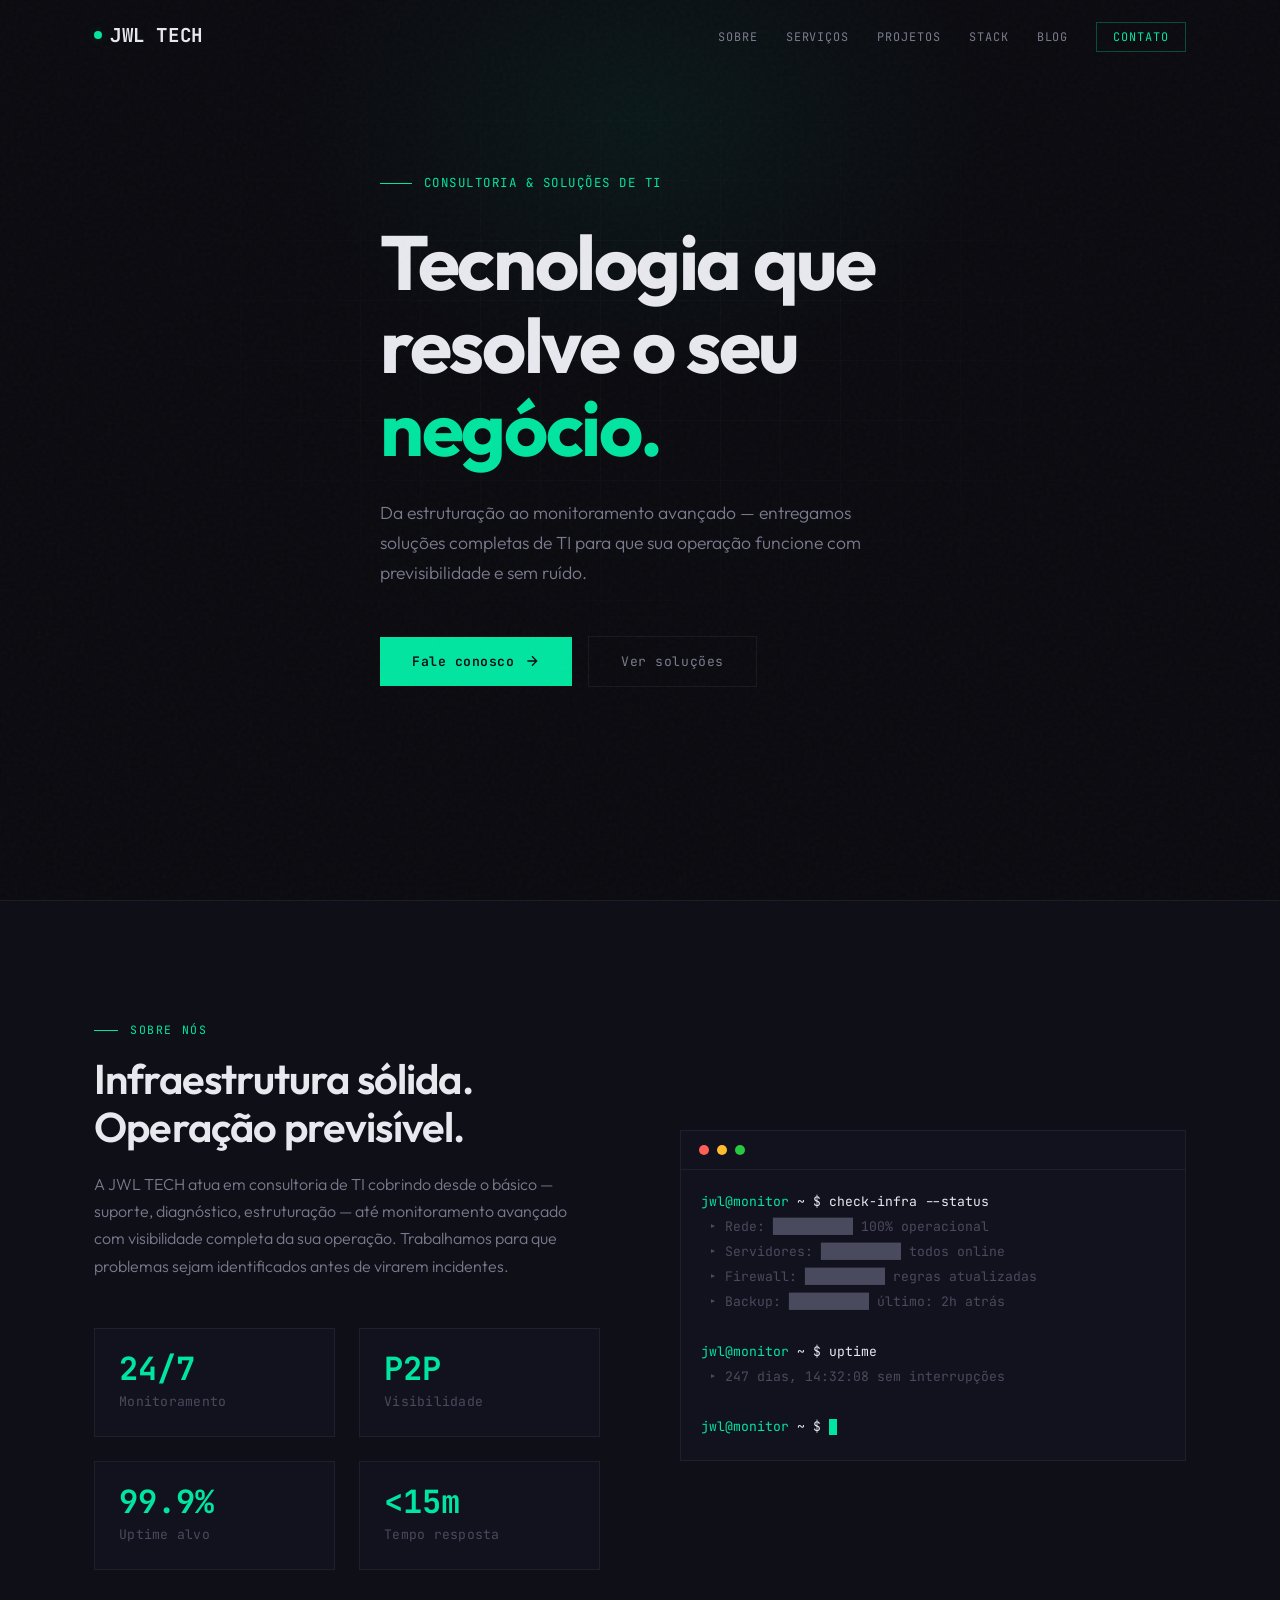
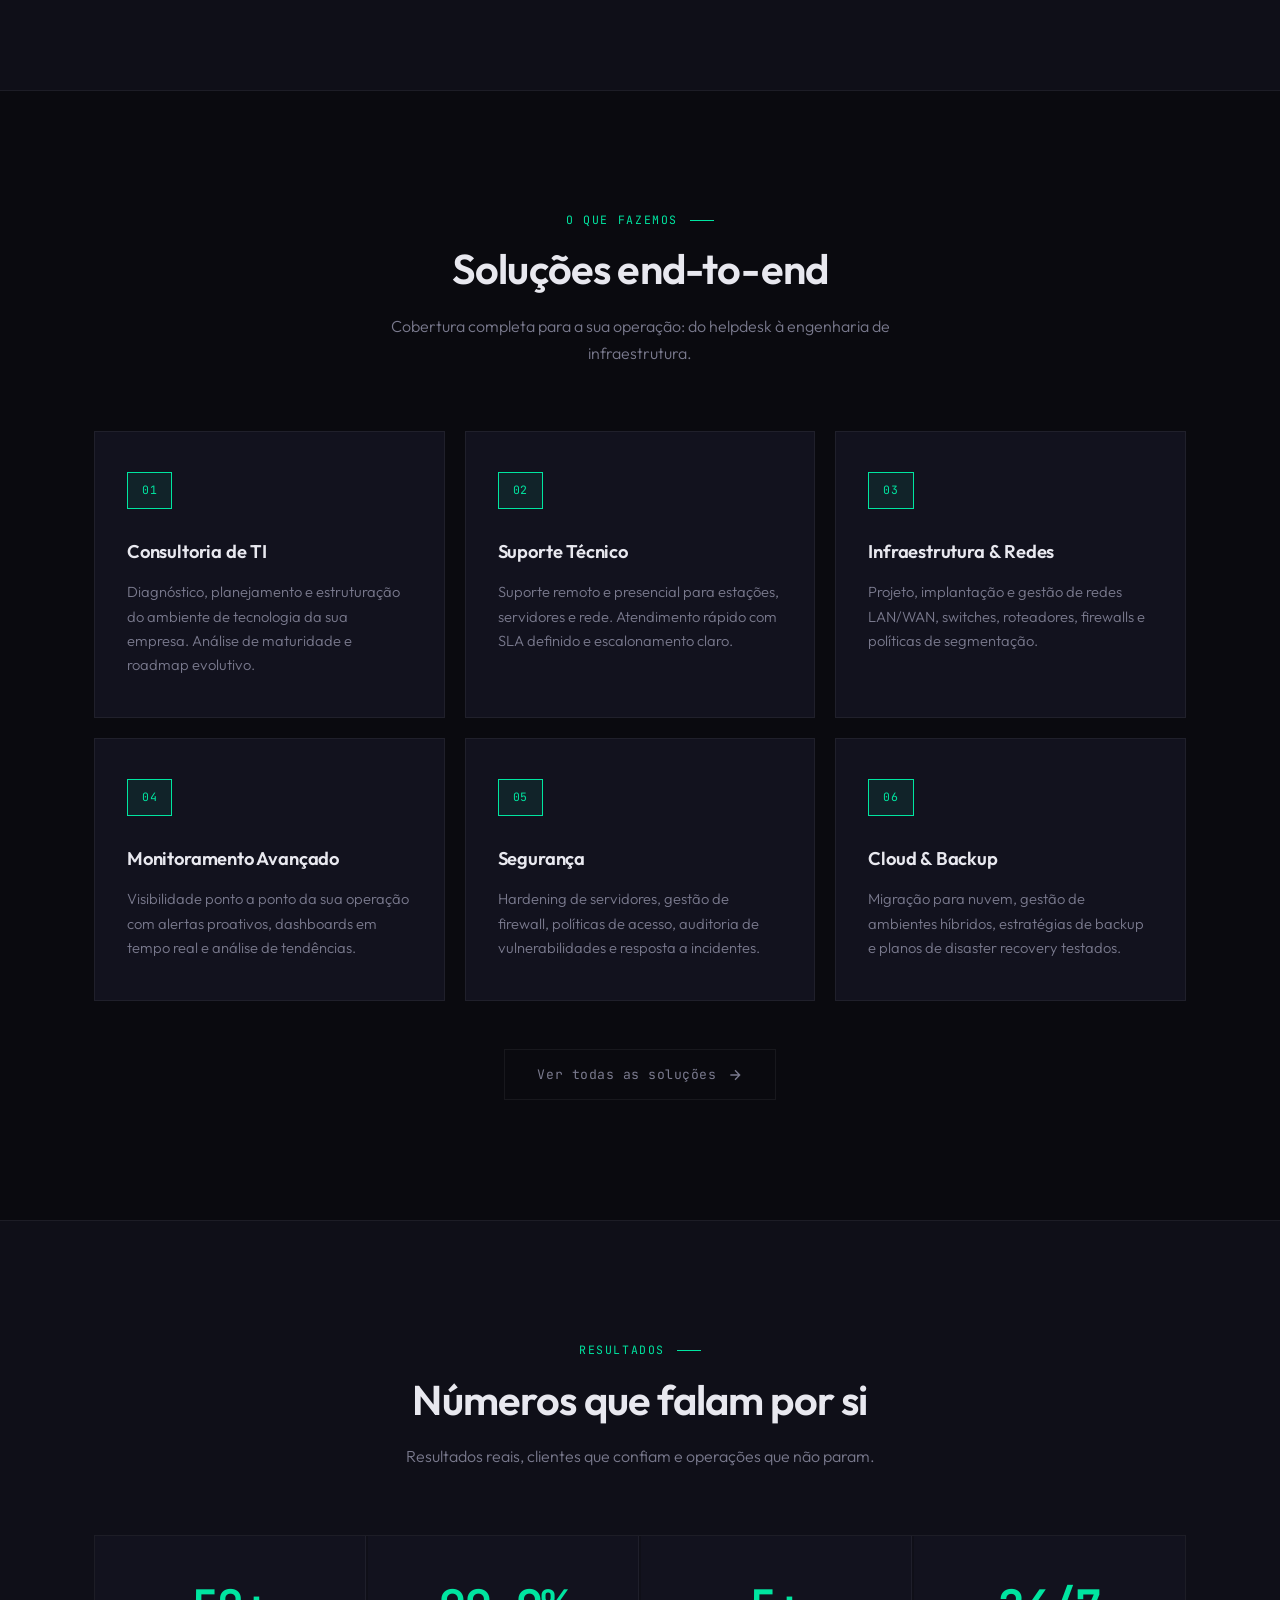
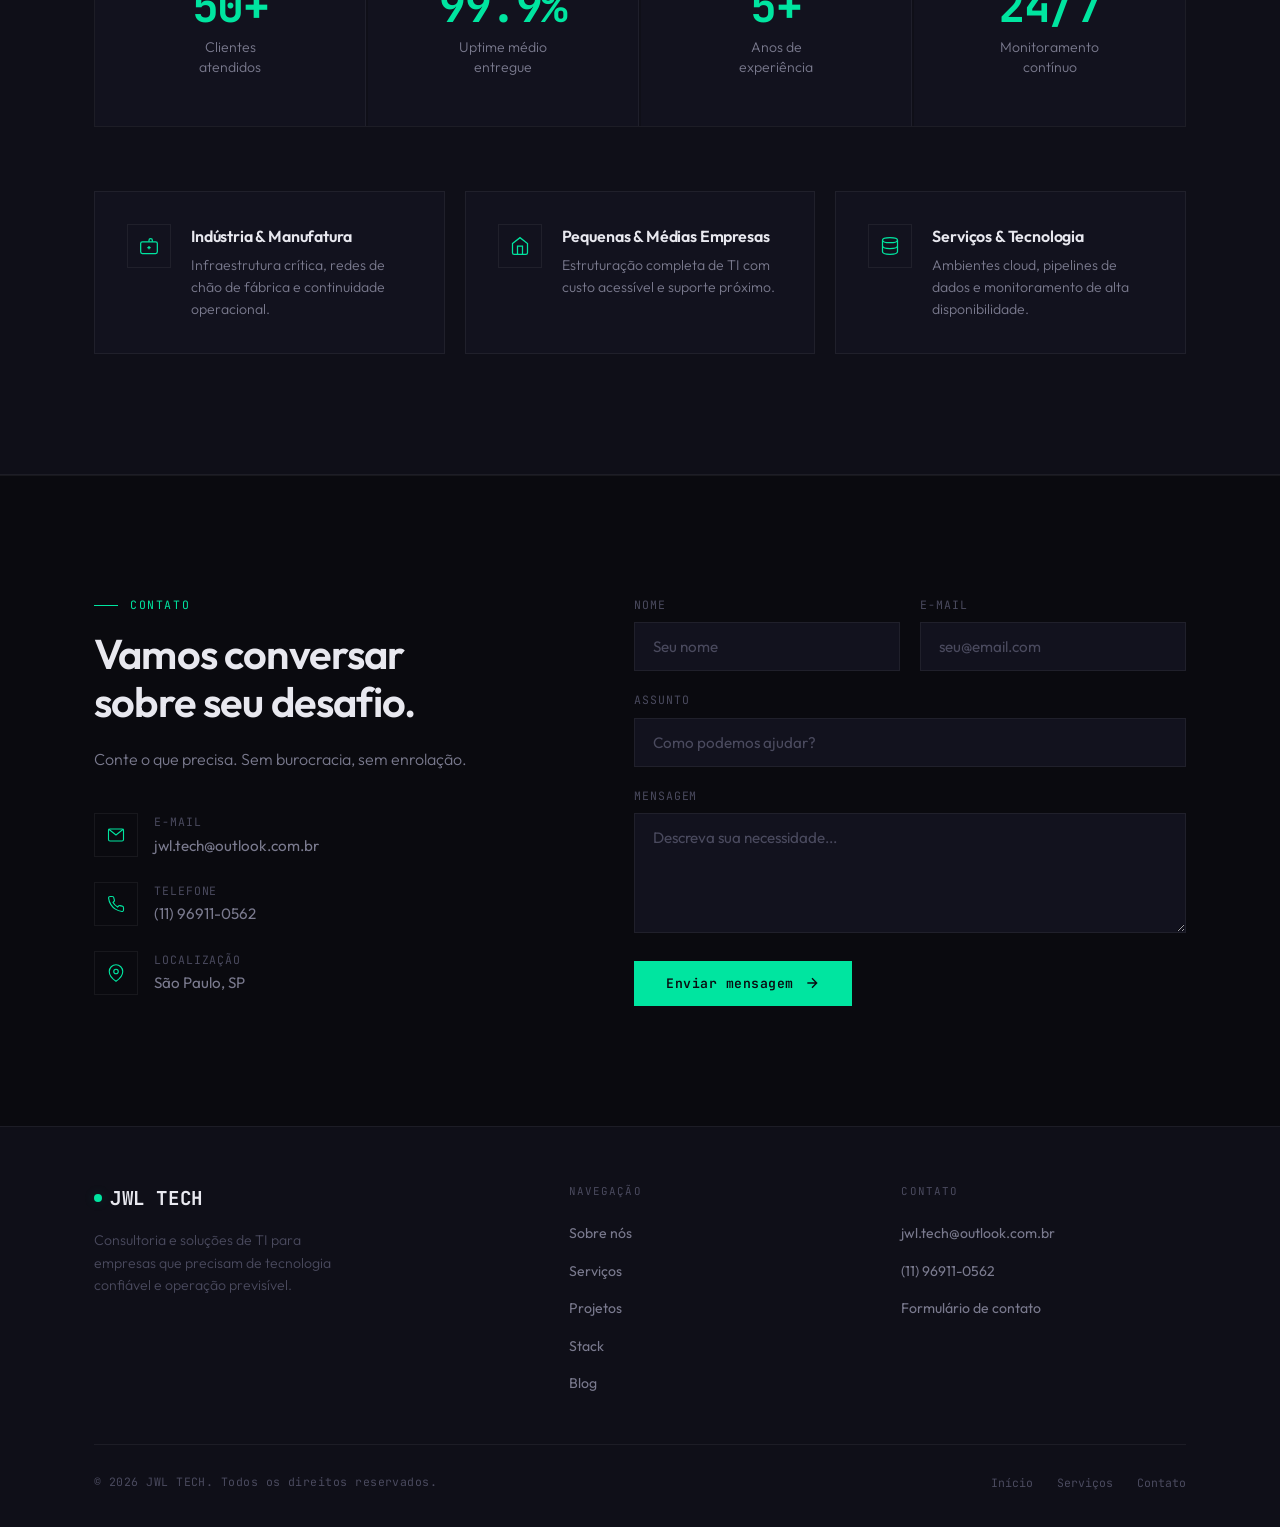
<file: index.html>
<!DOCTYPE html>
<html lang="pt-BR">
<head>
    <meta charset="UTF-8">
    <meta name="viewport" content="width=device-width, initial-scale=1.0">
    <title>JWL TECH — Consultoria de TI</title>
    <link rel="preconnect" href="https://fonts.googleapis.com">
    <link rel="preconnect" href="https://fonts.gstatic.com" crossorigin>
    <link href="https://fonts.googleapis.com/css2?family=JetBrains+Mono:wght@300;400;500;700&family=Outfit:wght@300;400;500;600;700&display=swap" rel="stylesheet">
    <link rel="stylesheet" href="css/style.css">
    <style>
        /* ═══════════════════════════════════════
           HERO
        ═══════════════════════════════════════ */
        .hero {
            min-height: 100vh;
            display: flex;
            align-items: center;
            position: relative;
            padding-top: 80px;
        }

        .hero-grid-bg {
            position: absolute;
            inset: 0;
            background-image:
                linear-gradient(rgba(255,255,255,0.02) 1px, transparent 1px),
                linear-gradient(90deg, rgba(255,255,255,0.02) 1px, transparent 1px);
            background-size: 60px 60px;
            mask-image: radial-gradient(ellipse 70% 60% at 50% 40%, black 20%, transparent 70%);
            -webkit-mask-image: radial-gradient(ellipse 70% 60% at 50% 40%, black 20%, transparent 70%);
        }

        .hero-glow {
            position: absolute;
            top: -20%;
            left: 50%;
            transform: translateX(-50%);
            width: 800px;
            height: 600px;
            background: radial-gradient(ellipse, var(--accent-glow) 0%, transparent 60%);
            pointer-events: none;
            opacity: 0.4;
        }

        .hero-content {
            position: relative;
            z-index: 1;
        }

        .hero-tag {
            font-family: var(--font-mono);
            font-size: 0.78rem;
            color: var(--accent);
            letter-spacing: 0.12em;
            text-transform: uppercase;
            margin-bottom: 28px;
            display: flex;
            align-items: center;
            gap: 12px;
            opacity: 0;
            animation: fadeUp 0.8s var(--ease-out) 0.2s forwards;
        }

        .hero-tag::before {
            content: '';
            width: 32px;
            height: 1px;
            background: var(--accent);
        }

        .hero-title {
            font-size: clamp(2.8rem, 6vw, 4.8rem);
            font-weight: 700;
            line-height: 1.08;
            letter-spacing: -0.03em;
            margin-bottom: 28px;
            opacity: 0;
            animation: fadeUp 0.8s var(--ease-out) 0.4s forwards;
        }

        .hero-title .highlight {
            color: var(--accent);
            position: relative;
        }

        .hero-desc {
            font-size: 1.1rem;
            color: var(--text-secondary);
            max-width: 520px;
            line-height: 1.7;
            margin-bottom: 48px;
            font-weight: 300;
            opacity: 0;
            animation: fadeUp 0.8s var(--ease-out) 0.6s forwards;
        }

        .hero-actions {
            display: flex;
            gap: 16px;
            align-items: center;
            opacity: 0;
            animation: fadeUp 0.8s var(--ease-out) 0.8s forwards;
        }

        /* ═══════════════════════════════════════
           SOBRE
        ═══════════════════════════════════════ */
        .about {
            background: var(--bg-secondary);
            border-top: 1px solid var(--border);
            border-bottom: 1px solid var(--border);
        }

        .about-grid {
            display: grid;
            grid-template-columns: 1fr 1fr;
            gap: 80px;
            align-items: center;
        }

        .about-stats {
            display: grid;
            grid-template-columns: 1fr 1fr;
            gap: 24px;
            margin-top: 48px;
        }

        .stat-card {
            padding: 24px;
            border: 1px solid var(--border);
            background: var(--bg-card);
            transition: all 0.3s ease;
        }

        .stat-card:hover {
            border-color: var(--border-hover);
            background: var(--bg-card-hover);
        }

        .stat-number {
            font-family: var(--font-mono);
            font-size: 2rem;
            font-weight: 700;
            color: var(--accent);
            line-height: 1;
            margin-bottom: 6px;
        }

        .stat-label {
            font-size: 0.82rem;
            color: var(--text-muted);
            font-family: var(--font-mono);
            letter-spacing: 0.02em;
        }

        .about-visual {
            position: relative;
            display: flex;
            align-items: center;
            justify-content: center;
        }

        /* ═══════════════════════════════════════
           SERVIÇOS
        ═══════════════════════════════════════ */
        .services-header {
            text-align: center;
            margin-bottom: 64px;
        }

        .services-header .section-label {
            justify-content: center;
        }

        .services-header .section-label::before { display: none; }
        .services-header .section-label::after {
            content: '';
            width: 24px;
            height: 1px;
            background: var(--accent);
        }

        .services-header .section-desc {
            margin: 0 auto;
        }

        .services-grid {
            display: grid;
            grid-template-columns: repeat(3, 1fr);
            gap: 20px;
        }

        .service-card {
            padding: 40px 32px;
            border: 1px solid var(--border);
            background: var(--bg-card);
            transition: all 0.4s var(--ease-out);
            position: relative;
            overflow: hidden;
        }

        .service-card::before {
            content: '';
            position: absolute;
            top: 0;
            left: 0;
            right: 0;
            height: 1px;
            background: linear-gradient(90deg, transparent, var(--accent), transparent);
            opacity: 0;
            transition: opacity 0.4s ease;
        }

        .service-card:hover {
            border-color: var(--border-hover);
            background: var(--bg-card-hover);
            transform: translateY(-4px);
        }

        .service-card:hover::before { opacity: 1; }

        .service-icon {
            font-family: var(--font-mono);
            font-size: 0.72rem;
            color: var(--accent);
            padding: 8px 14px;
            border: 1px solid var(--accent);
            display: inline-block;
            margin-bottom: 28px;
            letter-spacing: 0.06em;
            background: var(--accent-dim);
        }

        .service-card h3 {
            font-size: 1.15rem;
            font-weight: 600;
            margin-bottom: 14px;
            letter-spacing: -0.01em;
        }

        .service-card p {
            font-size: 0.92rem;
            color: var(--text-secondary);
            line-height: 1.65;
            font-weight: 300;
        }

        .services-footer {
            text-align: center;
            margin-top: 48px;
        }

        /* ═══════════════════════════════════════
           CASES & NÚMEROS
        ═══════════════════════════════════════ */
        .cases {
            background: var(--bg-secondary);
            border-top: 1px solid var(--border);
            border-bottom: 1px solid var(--border);
        }

        .cases-header {
            text-align: center;
            margin-bottom: 64px;
        }

        .cases-header .section-label {
            justify-content: center;
        }

        .cases-header .section-label::before { display: none; }
        .cases-header .section-label::after {
            content: '';
            width: 24px;
            height: 1px;
            background: var(--accent);
        }

        .cases-header .section-desc {
            margin: 0 auto;
        }

        .cases-numbers {
            display: grid;
            grid-template-columns: repeat(4, 1fr);
            gap: 2px;
            margin-bottom: 64px;
            border: 1px solid var(--border);
        }

        .cases-number-item {
            padding: 48px 32px;
            text-align: center;
            border-right: 1px solid var(--border);
            background: var(--bg-card);
            transition: background 0.3s ease;
        }

        .cases-number-item:last-child { border-right: none; }

        .cases-number-item:hover { background: var(--bg-card-hover); }

        .cases-number-value {
            font-family: var(--font-mono);
            font-size: 2.8rem;
            font-weight: 700;
            color: var(--accent);
            line-height: 1;
            margin-bottom: 10px;
            letter-spacing: -0.03em;
        }

        .cases-number-label {
            font-size: 0.88rem;
            color: var(--text-secondary);
            font-weight: 300;
            line-height: 1.4;
        }

        /* Logos / segmentos placeholder */
        .cases-segments {
            display: grid;
            grid-template-columns: repeat(3, 1fr);
            gap: 20px;
        }

        .segment-card {
            padding: 32px;
            border: 1px solid var(--border);
            background: var(--bg-card);
            transition: all 0.3s ease;
            display: flex;
            align-items: flex-start;
            gap: 20px;
        }

        .segment-card:hover {
            border-color: var(--border-hover);
            background: var(--bg-card-hover);
        }

        .segment-icon {
            width: 44px;
            height: 44px;
            border: 1px solid var(--border);
            display: flex;
            align-items: center;
            justify-content: center;
            flex-shrink: 0;
            color: var(--accent);
        }

        .segment-content h4 {
            font-size: 1rem;
            font-weight: 600;
            margin-bottom: 6px;
            letter-spacing: -0.01em;
        }

        .segment-content p {
            font-size: 0.88rem;
            color: var(--text-secondary);
            line-height: 1.55;
            font-weight: 300;
        }

        /* ═══════════════════════════════════════
           CONTATO
        ═══════════════════════════════════════ */
        .contact {
            border-top: 1px solid var(--border);
        }

        .contact-grid {
            display: grid;
            grid-template-columns: 1fr 1.2fr;
            gap: 80px;
            align-items: start;
        }

        .contact-info-list {
            margin-top: 40px;
            display: flex;
            flex-direction: column;
            gap: 24px;
        }

        .contact-item {
            display: flex;
            align-items: center;
            gap: 16px;
        }

        .contact-item-icon {
            width: 44px;
            height: 44px;
            border: 1px solid var(--border);
            display: flex;
            align-items: center;
            justify-content: center;
            flex-shrink: 0;
            color: var(--accent);
            font-size: 1rem;
        }

        .contact-item-text span {
            display: block;
            font-size: 0.72rem;
            font-family: var(--font-mono);
            color: var(--text-muted);
            text-transform: uppercase;
            letter-spacing: 0.08em;
            margin-bottom: 2px;
        }

        .contact-item-text p {
            color: var(--text-secondary);
            font-size: 0.95rem;
        }

        .form-group { margin-bottom: 20px; }

        .form-label {
            display: block;
            font-family: var(--font-mono);
            font-size: 0.72rem;
            color: var(--text-muted);
            text-transform: uppercase;
            letter-spacing: 0.08em;
            margin-bottom: 8px;
        }

        .form-input,
        .form-textarea {
            width: 100%;
            padding: 14px 18px;
            background: var(--bg-card);
            border: 1px solid var(--border);
            color: var(--text-primary);
            font-family: var(--font-display);
            font-size: 0.95rem;
            outline: none;
            transition: border-color 0.3s ease;
        }

        .form-input:focus,
        .form-textarea:focus {
            border-color: var(--accent);
            box-shadow: 0 0 0 3px var(--accent-dim);
        }

        .form-input::placeholder,
        .form-textarea::placeholder { color: var(--text-muted); }

        .form-textarea {
            resize: vertical;
            min-height: 120px;
        }

        .form-row {
            display: grid;
            grid-template-columns: 1fr 1fr;
            gap: 20px;
        }

        /* ═══════════════════════════════════════
           RESPONSIVE
        ═══════════════════════════════════════ */
        @media (max-width: 968px) {
            .about-grid {
                grid-template-columns: 1fr;
                gap: 48px;
            }

            .services-grid {
                grid-template-columns: 1fr 1fr;
            }

            .cases-numbers {
                grid-template-columns: repeat(2, 1fr);
            }

            .cases-number-item:nth-child(2) { border-right: none; }
            .cases-number-item:nth-child(3) { border-top: 1px solid var(--border); }

            .cases-segments {
                grid-template-columns: 1fr 1fr;
            }

            .contact-grid {
                grid-template-columns: 1fr;
                gap: 48px;
            }
        }

        @media (max-width: 640px) {
            .services-grid { grid-template-columns: 1fr; }
            .cases-numbers { grid-template-columns: 1fr 1fr; }
            .cases-segments { grid-template-columns: 1fr; }
            .about-stats { grid-template-columns: 1fr 1fr; }
            .form-row { grid-template-columns: 1fr; }

            .hero-actions {
                flex-direction: column;
                align-items: flex-start;
            }
        }
    </style>
</head>
<body>

    <!-- ═══ NAVBAR ═══ -->
    <nav class="navbar" id="navbar">
        <div class="container">
            <a href="index.html" class="logo">
                <span class="logo-dot"></span>
                JWL TECH
            </a>
            <ul class="nav-links" id="navLinks">
                <li><a href="#sobre">Sobre</a></li>
                <li><a href="servicos.html">Serviços</a></li>
                <li><a href="projetos.html">Projetos</a></li>
                <li><a href="stack.html">Stack</a></li>
                <li><a href="blog.html">Blog</a></li>
                <li class="nav-cta"><a href="#contato">Contato</a></li>
            </ul>
            <button class="menu-toggle" id="menuToggle" aria-label="Menu">
                <span></span>
                <span></span>
                <span></span>
            </button>
        </div>
    </nav>

    <!-- ═══ HERO ═══ -->
    <section class="hero" id="hero">
        <div class="hero-grid-bg"></div>
        <div class="hero-glow"></div>
        <div class="container">
            <div class="hero-content">
                <p class="hero-tag">Consultoria &amp; Soluções de TI</p>
                <h1 class="hero-title">
                    Tecnologia que<br>
                    resolve o seu<br>
                    <span class="highlight">negócio.</span>
                </h1>
                <p class="hero-desc">
                    Da estruturação ao monitoramento avançado — entregamos soluções
                    completas de TI para que sua operação funcione com previsibilidade
                    e sem ruído.
                </p>
                <div class="hero-actions">
                    <a href="#contato" class="btn btn-primary">
                        Fale conosco
                        <svg width="16" height="16" viewBox="0 0 24 24" fill="none" stroke="currentColor" stroke-width="2"><path d="M5 12h14M12 5l7 7-7 7"/></svg>
                    </a>
                    <a href="#servicos" class="btn btn-ghost">Ver soluções</a>
                </div>
            </div>
        </div>
    </section>

    <!-- ═══ SOBRE ═══ -->
    <section class="about" id="sobre">
        <div class="container">
            <div class="about-grid">
                <div class="reveal">
                    <p class="section-label">Sobre nós</p>
                    <h2 class="section-title">Infraestrutura sólida.<br>Operação previsível.</h2>
                    <p class="section-desc">
                        A JWL TECH atua em consultoria de TI cobrindo desde o
                        básico — suporte, diagnóstico, estruturação — até
                        monitoramento avançado com visibilidade completa da sua
                        operação. Trabalhamos para que problemas sejam
                        identificados antes de virarem incidentes.
                    </p>
                    <div class="about-stats">
                        <div class="stat-card">
                            <div class="stat-number">24/7</div>
                            <div class="stat-label">Monitoramento</div>
                        </div>
                        <div class="stat-card">
                            <div class="stat-number">P2P</div>
                            <div class="stat-label">Visibilidade</div>
                        </div>
                        <div class="stat-card">
                            <div class="stat-number">99.9%</div>
                            <div class="stat-label">Uptime alvo</div>
                        </div>
                        <div class="stat-card">
                            <div class="stat-number">&lt;15m</div>
                            <div class="stat-label">Tempo resposta</div>
                        </div>
                    </div>
                </div>
                <div class="about-visual reveal">
                    <div class="terminal-window">
                        <div class="terminal-header">
                            <div class="terminal-dot"></div>
                            <div class="terminal-dot"></div>
                            <div class="terminal-dot"></div>
                        </div>
                        <div class="terminal-body">
                            <div><span class="prompt">jwl@monitor</span> <span class="cmd">~ $ check-infra --status</span></div>
                            <div class="output">▸ Rede: ██████████ 100% operacional</div>
                            <div class="output">▸ Servidores: ██████████ todos online</div>
                            <div class="output">▸ Firewall: ██████████ regras atualizadas</div>
                            <div class="output">▸ Backup: ██████████ último: 2h atrás</div>
                            <br>
                            <div><span class="prompt">jwl@monitor</span> <span class="cmd">~ $ uptime</span></div>
                            <div class="output">▸ 247 dias, 14:32:08 sem interrupções</div>
                            <br>
                            <div><span class="prompt">jwl@monitor</span> <span class="cmd">~ $ </span><span class="terminal-cursor"></span></div>
                        </div>
                    </div>
                </div>
            </div>
        </div>
    </section>

    <!-- ═══ SERVIÇOS ═══ -->
    <section class="services" id="servicos">
        <div class="container">
            <div class="services-header reveal">
                <p class="section-label">O que fazemos</p>
                <h2 class="section-title">Soluções end-to-end</h2>
                <p class="section-desc">
                    Cobertura completa para a sua operação: do helpdesk à engenharia de infraestrutura.
                </p>
            </div>
            <div class="services-grid">
                <div class="service-card reveal">
                    <div class="service-icon">01</div>
                    <h3>Consultoria de TI</h3>
                    <p>Diagnóstico, planejamento e estruturação do ambiente de tecnologia da sua empresa. Análise de maturidade e roadmap evolutivo.</p>
                </div>
                <div class="service-card reveal">
                    <div class="service-icon">02</div>
                    <h3>Suporte Técnico</h3>
                    <p>Suporte remoto e presencial para estações, servidores e rede. Atendimento rápido com SLA definido e escalonamento claro.</p>
                </div>
                <div class="service-card reveal">
                    <div class="service-icon">03</div>
                    <h3>Infraestrutura & Redes</h3>
                    <p>Projeto, implantação e gestão de redes LAN/WAN, switches, roteadores, firewalls e políticas de segmentação.</p>
                </div>
                <div class="service-card reveal">
                    <div class="service-icon">04</div>
                    <h3>Monitoramento Avançado</h3>
                    <p>Visibilidade ponto a ponto da sua operação com alertas proativos, dashboards em tempo real e análise de tendências.</p>
                </div>
                <div class="service-card reveal">
                    <div class="service-icon">05</div>
                    <h3>Segurança</h3>
                    <p>Hardening de servidores, gestão de firewall, políticas de acesso, auditoria de vulnerabilidades e resposta a incidentes.</p>
                </div>
                <div class="service-card reveal">
                    <div class="service-icon">06</div>
                    <h3>Cloud & Backup</h3>
                    <p>Migração para nuvem, gestão de ambientes híbridos, estratégias de backup e planos de disaster recovery testados.</p>
                </div>
            </div>
            <div class="services-footer reveal">
                <a href="servicos.html" class="btn btn-ghost">
                    Ver todas as soluções
                    <svg width="16" height="16" viewBox="0 0 24 24" fill="none" stroke="currentColor" stroke-width="2"><path d="M5 12h14M12 5l7 7-7 7"/></svg>
                </a>
            </div>
        </div>
    </section>

    <!-- ═══ CASES & NÚMEROS ═══ -->
    <section class="cases" id="cases">
        <div class="container">
            <div class="cases-header reveal">
                <p class="section-label">Resultados</p>
                <h2 class="section-title">Números que falam por si</h2>
                <p class="section-desc">
                    Resultados reais, clientes que confiam e operações que não param.
                </p>
            </div>

            <div class="cases-numbers reveal">
                <div class="cases-number-item">
                    <div class="cases-number-value">50+</div>
                    <div class="cases-number-label">Clientes<br>atendidos</div>
                </div>
                <div class="cases-number-item">
                    <div class="cases-number-value">99.9%</div>
                    <div class="cases-number-label">Uptime médio<br>entregue</div>
                </div>
                <div class="cases-number-item">
                    <div class="cases-number-value">5+</div>
                    <div class="cases-number-label">Anos de<br>experiência</div>
                </div>
                <div class="cases-number-item">
                    <div class="cases-number-value">24/7</div>
                    <div class="cases-number-label">Monitoramento<br>contínuo</div>
                </div>
            </div>

            <!-- Segmentos atendidos — adicione logos/cases reais aqui -->
            <div class="cases-segments">
                <div class="segment-card reveal">
                    <div class="segment-icon">
                        <svg width="20" height="20" viewBox="0 0 24 24" fill="none" stroke="currentColor" stroke-width="1.5"><rect x="2" y="7" width="20" height="14" rx="2"/><path d="M16 7V5a2 2 0 0 0-4 0v2M12 12v4M10 14h4"/></svg>
                    </div>
                    <div class="segment-content">
                        <h4>Indústria & Manufatura</h4>
                        <p>Infraestrutura crítica, redes de chão de fábrica e continuidade operacional.</p>
                    </div>
                </div>
                <div class="segment-card reveal">
                    <div class="segment-icon">
                        <svg width="20" height="20" viewBox="0 0 24 24" fill="none" stroke="currentColor" stroke-width="1.5"><path d="M3 9l9-7 9 7v11a2 2 0 0 1-2 2H5a2 2 0 0 1-2-2z"/><polyline points="9 22 9 12 15 12 15 22"/></svg>
                    </div>
                    <div class="segment-content">
                        <h4>Pequenas & Médias Empresas</h4>
                        <p>Estruturação completa de TI com custo acessível e suporte próximo.</p>
                    </div>
                </div>
                <div class="segment-card reveal">
                    <div class="segment-icon">
                        <svg width="20" height="20" viewBox="0 0 24 24" fill="none" stroke="currentColor" stroke-width="1.5"><ellipse cx="12" cy="5" rx="9" ry="3"/><path d="M21 12c0 1.66-4 3-9 3s-9-1.34-9-3"/><path d="M3 5v14c0 1.66 4 3 9 3s9-1.34 9-3V5"/></svg>
                    </div>
                    <div class="segment-content">
                        <h4>Serviços & Tecnologia</h4>
                        <p>Ambientes cloud, pipelines de dados e monitoramento de alta disponibilidade.</p>
                    </div>
                </div>
            </div>
        </div>
    </section>

    <!-- ═══ CONTATO ═══ -->
    <section class="contact" id="contato">
        <div class="container">
            <div class="contact-grid">
                <div class="reveal">
                    <p class="section-label">Contato</p>
                    <h2 class="section-title">Vamos conversar<br>sobre seu desafio.</h2>
                    <p class="section-desc">
                        Conte o que precisa. Sem burocracia, sem enrolação.
                    </p>
                    <div class="contact-info-list">
                        <div class="contact-item">
                            <div class="contact-item-icon">
                                <svg width="18" height="18" viewBox="0 0 24 24" fill="none" stroke="currentColor" stroke-width="1.5"><rect x="2" y="4" width="20" height="16" rx="2"/><path d="m22 4-10 8L2 4"/></svg>
                            </div>
                            <div class="contact-item-text">
                                <span>E-mail</span>
                                <p>jwl.tech@outlook.com.br</p>
                            </div>
                        </div>
                        <div class="contact-item">
                            <div class="contact-item-icon">
                                <svg width="18" height="18" viewBox="0 0 24 24" fill="none" stroke="currentColor" stroke-width="1.5"><path d="M22 16.92v3a2 2 0 0 1-2.18 2 19.79 19.79 0 0 1-8.63-3.07 19.5 19.5 0 0 1-6-6 19.79 19.79 0 0 1-3.07-8.67A2 2 0 0 1 4.11 2h3a2 2 0 0 1 2 1.72c.127.96.361 1.903.7 2.81a2 2 0 0 1-.45 2.11L8.09 9.91a16 16 0 0 0 6 6l1.27-1.27a2 2 0 0 1 2.11-.45c.907.339 1.85.573 2.81.7A2 2 0 0 1 22 16.92z"/></svg>
                            </div>
                            <div class="contact-item-text">
                                <span>Telefone</span>
                                <p>(11) 96911-0562</p>
                            </div>
                        </div>
                        <div class="contact-item">
                            <div class="contact-item-icon">
                                <svg width="18" height="18" viewBox="0 0 24 24" fill="none" stroke="currentColor" stroke-width="1.5"><path d="M21 10c0 7-9 13-9 13s-9-6-9-13a9 9 0 0 1 18 0z"/><circle cx="12" cy="10" r="3"/></svg>
                            </div>
                            <div class="contact-item-text">
                                <span>Localização</span>
                                <p>São Paulo, SP</p>
                            </div>
                        </div>
                    </div>
                </div>
                <div class="reveal">
                    <div class="form-group form-row">
                        <div>
                            <label class="form-label" for="name">Nome</label>
                            <input type="text" id="name" class="form-input" placeholder="Seu nome">
                        </div>
                        <div>
                            <label class="form-label" for="email">E-mail</label>
                            <input type="email" id="email" class="form-input" placeholder="seu@email.com">
                        </div>
                    </div>
                    <div class="form-group">
                        <label class="form-label" for="subject">Assunto</label>
                        <input type="text" id="subject" class="form-input" placeholder="Como podemos ajudar?">
                    </div>
                    <div class="form-group">
                        <label class="form-label" for="message">Mensagem</label>
                        <textarea id="message" class="form-textarea" placeholder="Descreva sua necessidade..."></textarea>
                    </div>
                    <button type="button" class="btn btn-primary" id="submitBtn">
                        Enviar mensagem
                        <svg width="16" height="16" viewBox="0 0 24 24" fill="none" stroke="currentColor" stroke-width="2"><path d="M5 12h14M12 5l7 7-7 7"/></svg>
                    </button>
                </div>
            </div>
        </div>
    </section>

    <!-- ═══ FOOTER ═══ -->
    <footer class="footer">
        <div class="container">
            <div class="footer-grid">
                <div class="footer-brand">
                    <a href="index.html" class="logo">
                        <span class="logo-dot"></span>
                        JWL TECH
                    </a>
                    <p>Consultoria e soluções de TI para empresas que precisam de tecnologia confiável e operação previsível.</p>
                </div>
                <div>
                    <p class="footer-col-title">Navegação</p>
                    <ul class="footer-col-links">
                        <li><a href="#sobre">Sobre nós</a></li>
                        <li><a href="servicos.html">Serviços</a></li>
                        <li><a href="projetos.html">Projetos</a></li>
                        <li><a href="stack.html">Stack</a></li>
                        <li><a href="blog.html">Blog</a></li>
                    </ul>
                </div>
                <div>
                    <p class="footer-col-title">Contato</p>
                    <ul class="footer-col-links">
                        <li><a href="mailto:jwl.tech@outlook.com.br">jwl.tech@outlook.com.br</a></li>
                        <li><a href="tel:+5511969110562">(11) 96911-0562</a></li>
                        <li><a href="#contato">Formulário de contato</a></li>
                    </ul>
                </div>
            </div>
            <div class="footer-bottom">
                <p class="footer-text">© 2026 JWL TECH. Todos os direitos reservados.</p>
                <ul class="footer-bottom-links">
                    <li><a href="index.html">Início</a></li>
                    <li><a href="servicos.html">Serviços</a></li>
                    <li><a href="#contato">Contato</a></li>
                </ul>
            </div>
        </div>
    </footer>

    <!-- ═══ JAVASCRIPT ═══ -->
    <script src="js/main.js"></script>
    <script>
        // Form submit
        document.getElementById('submitBtn').addEventListener('click', async () => {
            const name = document.getElementById('name').value.trim();
            const email = document.getElementById('email').value.trim();
            const subject = document.getElementById('subject').value.trim();
            const message = document.getElementById('message').value.trim();
            const btn = document.getElementById('submitBtn');

            if (!name || !email || !message) {
                alert('Por favor, preencha os campos obrigatórios.');
                return;
            }

            btn.disabled = true;
            btn.textContent = 'Enviando...';

            try {
                const res = await fetch('https://n8n.artjason.com/webhook/contact-form', {
                    method: 'POST',
                    headers: { 'Content-Type': 'application/json' },
                    body: JSON.stringify({ name, email, subject, message })
                });

                if (res.ok) {
                    alert('Mensagem enviada! Entraremos em contato em breve.');
                    document.getElementById('name').value = '';
                    document.getElementById('email').value = '';
                    document.getElementById('subject').value = '';
                    document.getElementById('message').value = '';
                } else {
                    alert('Erro ao enviar. Tente novamente.');
                }
            } catch (e) {
                alert('Erro ao enviar. Verifique sua conexão.');
            } finally {
                btn.disabled = false;
                btn.innerHTML = 'Enviar mensagem <svg width="16" height="16" viewBox="0 0 24 24" fill="none" stroke="currentColor" stroke-width="2"><path d="M5 12h14M12 5l7 7-7 7"/></svg>';
            }
        });
    </script>
</body>
</html>
</file>
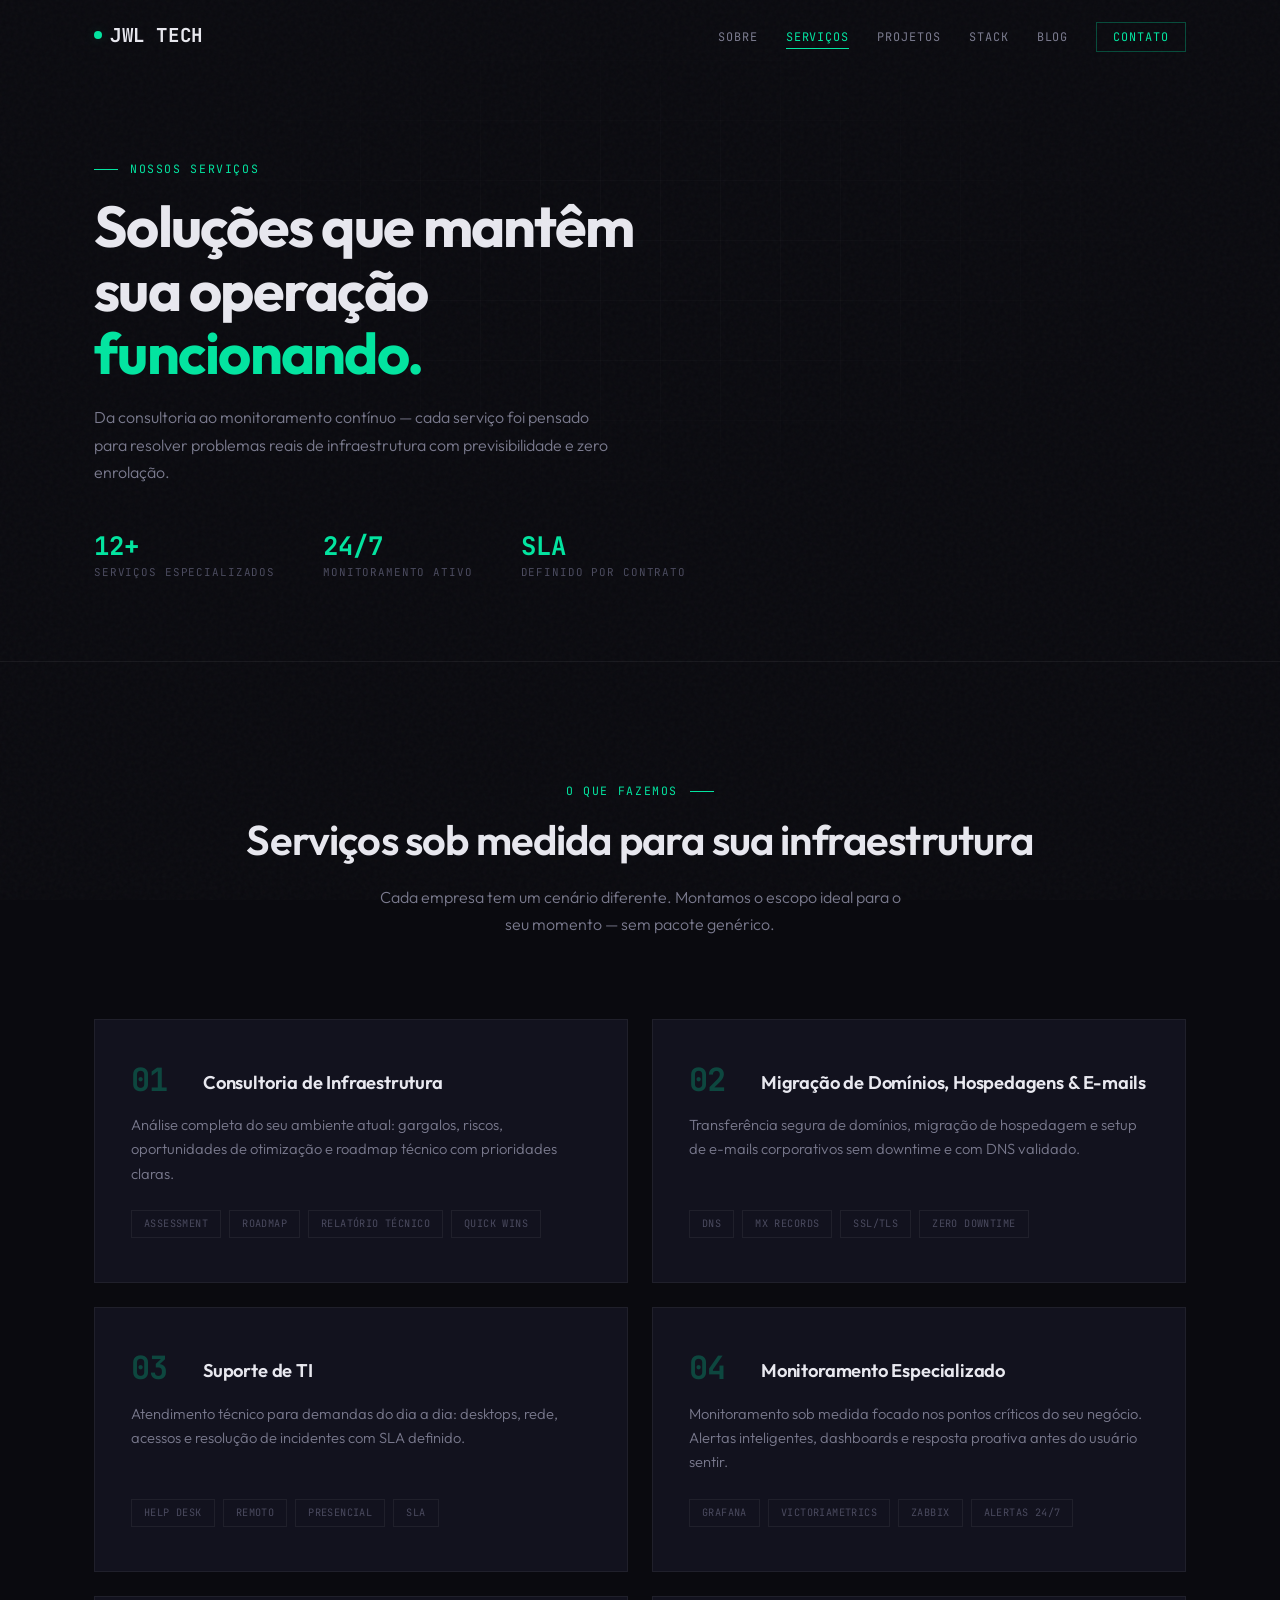
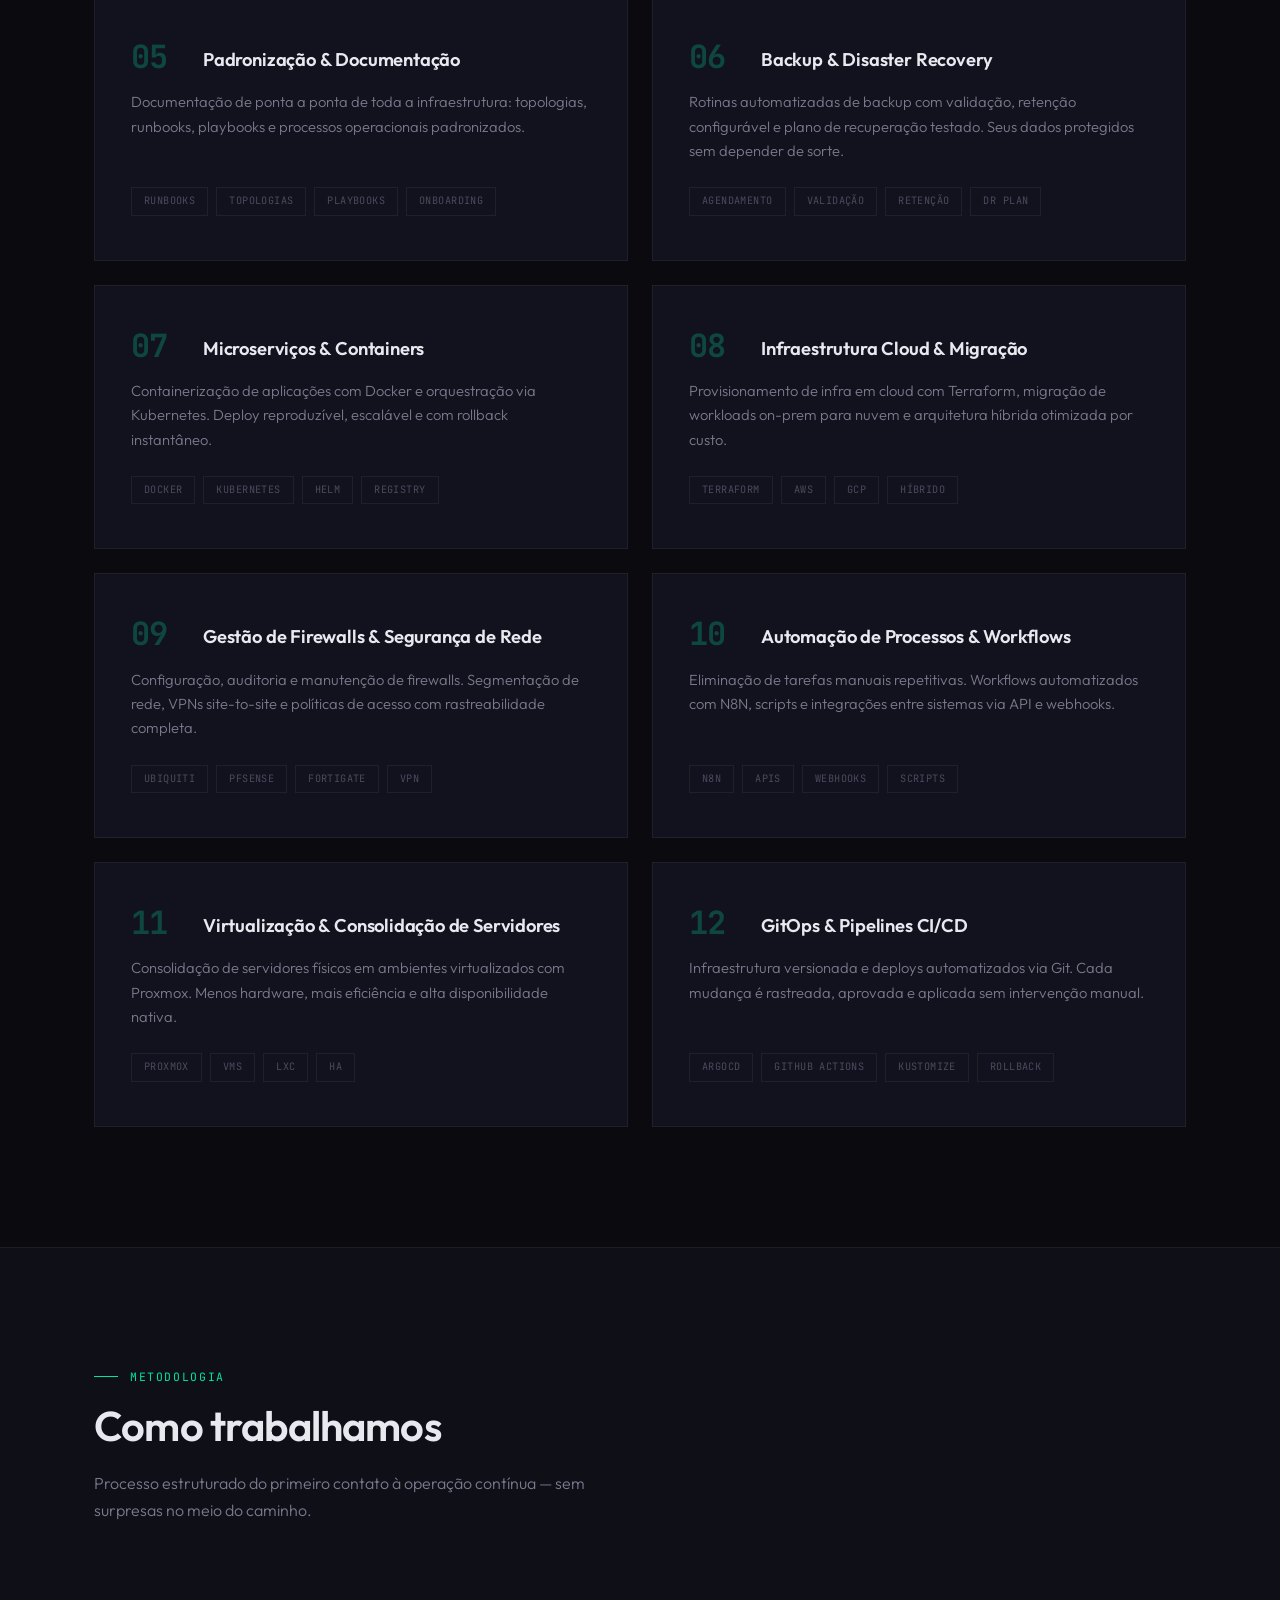
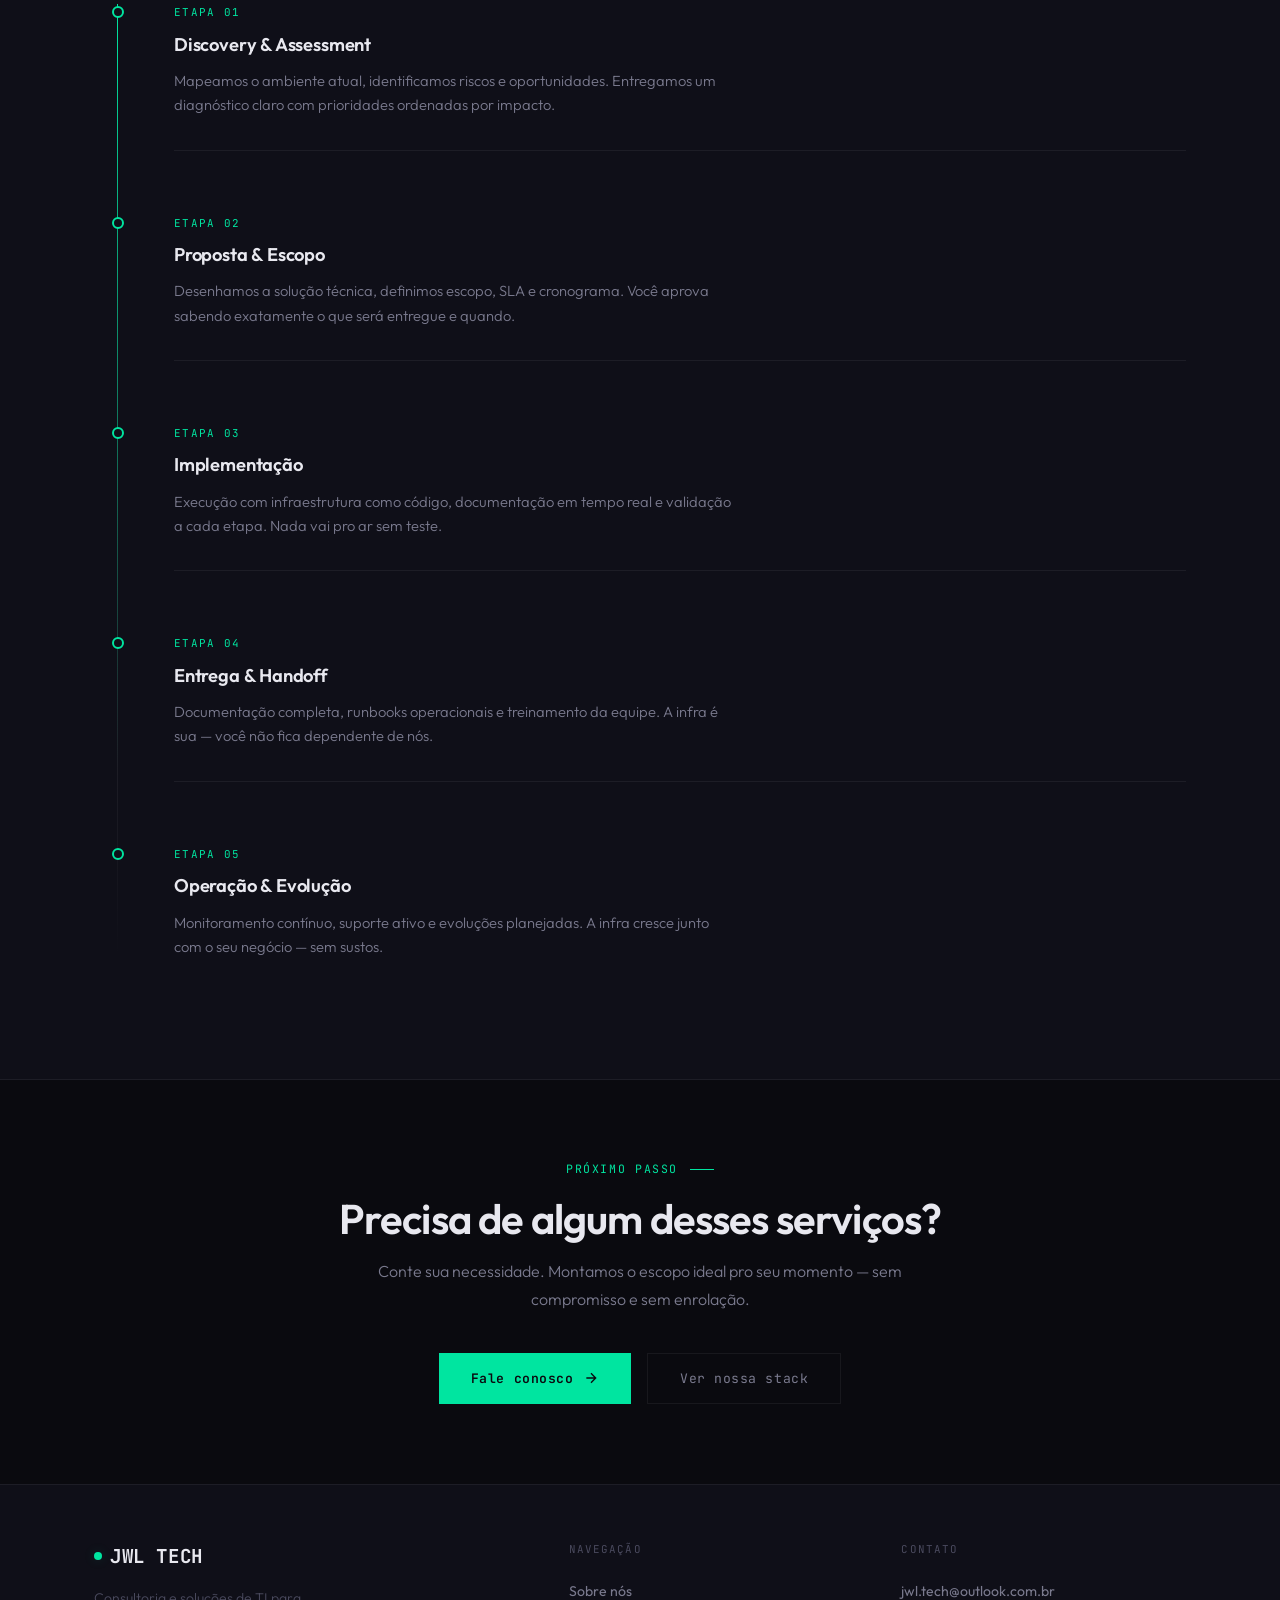
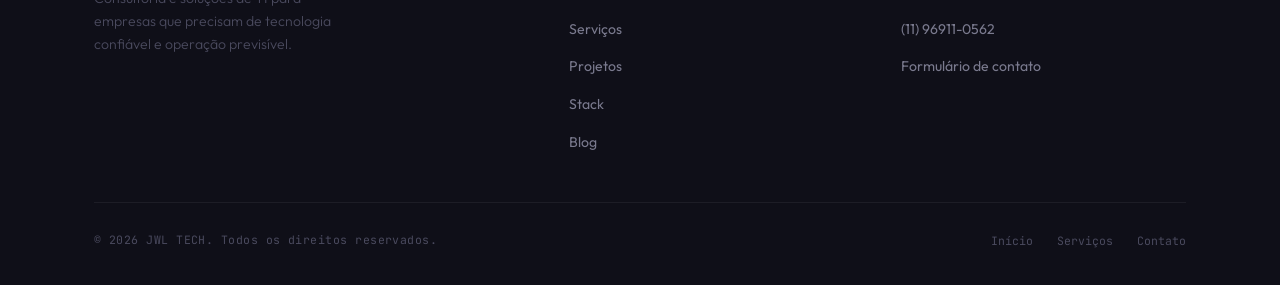
<file: servicos.html>
<!DOCTYPE html>
<html lang="pt-BR">
<head>
    <meta charset="UTF-8">
    <meta name="viewport" content="width=device-width, initial-scale=1.0">
    <title>Servi&ccedil;os — JWL TECH</title>
    <link rel="preconnect" href="https://fonts.googleapis.com">
    <link rel="preconnect" href="https://fonts.gstatic.com" crossorigin>
    <link href="https://fonts.googleapis.com/css2?family=JetBrains+Mono:wght@300;400;500;700&family=Outfit:wght@300;400;500;600;700&display=swap" rel="stylesheet">
    <link rel="stylesheet" href="css/style.css">
    <style>
        /* ═══════════════════════════════════════
           HERO STATS
        ═══════════════════════════════════════ */
        .hero-stats-row {
            display: flex;
            gap: 48px;
            margin-top: 48px;
            opacity: 0;
            animation: fadeUp 0.8s var(--ease-out) 0.6s forwards;
        }

        .hero-stat-value {
            font-family: var(--font-mono);
            font-size: 1.6rem;
            font-weight: 700;
            color: var(--accent);
            line-height: 1;
            margin-bottom: 4px;
        }

        .hero-stat-label {
            font-family: var(--font-mono);
            font-size: 0.68rem;
            color: var(--text-muted);
            text-transform: uppercase;
            letter-spacing: 0.08em;
        }

        /* ═══════════════════════════════════════
           SERVICES GRID
        ═══════════════════════════════════════ */
        .services-section {
            padding: 120px 0;
        }

        .services-section-header {
            text-align: center;
            margin-bottom: 80px;
        }

        .services-section-header .section-label {
            justify-content: center;
        }

        .services-section-header .section-label::before { display: none; }
        .services-section-header .section-label::after {
            content: '';
            width: 24px;
            height: 1px;
            background: var(--accent);
        }

        .services-section-header .section-desc {
            margin: 0 auto;
        }

        .svc-grid {
            display: grid;
            grid-template-columns: 1fr 1fr;
            gap: 24px;
        }

        /* ═══════════════════════════════════════
           SERVICE CARD — layout diferente da stack
        ═══════════════════════════════════════ */
        .svc-card {
            padding: 44px 36px;
            border: 1px solid var(--border);
            background: var(--bg-card);
            transition: all 0.4s var(--ease-out);
            position: relative;
            overflow: hidden;
            display: flex;
            flex-direction: column;
        }

        .svc-card::before {
            content: '';
            position: absolute;
            left: 0;
            top: 0;
            bottom: 0;
            width: 2px;
            background: linear-gradient(180deg, var(--accent), transparent);
            opacity: 0;
            transition: opacity 0.4s ease;
        }

        .svc-card:hover {
            border-color: var(--border-hover);
            background: var(--bg-card-hover);
            transform: translateX(4px);
        }

        .svc-card:hover::before { opacity: 1; }

        .svc-card-header {
            display: flex;
            align-items: flex-start;
            gap: 20px;
            margin-bottom: 16px;
        }

        .svc-number {
            font-family: var(--font-mono);
            font-size: 2rem;
            font-weight: 700;
            color: var(--accent);
            line-height: 1;
            opacity: 0.25;
            flex-shrink: 0;
            min-width: 52px;
            letter-spacing: -0.03em;
        }

        .svc-title {
            font-size: 1.15rem;
            font-weight: 600;
            letter-spacing: -0.01em;
            padding-top: 4px;
        }

        .svc-desc {
            font-size: 0.92rem;
            color: var(--text-secondary);
            line-height: 1.65;
            font-weight: 300;
            margin-bottom: 24px;
        }

        .svc-includes {
            margin-top: auto;
            display: flex;
            flex-wrap: wrap;
            gap: 8px;
        }

        .svc-include-item {
            font-family: var(--font-mono);
            font-size: 0.64rem;
            color: var(--text-muted);
            padding: 5px 12px;
            border: 1px solid var(--border);
            letter-spacing: 0.04em;
            text-transform: uppercase;
            transition: all 0.3s ease;
        }

        .svc-card:hover .svc-include-item {
            border-color: rgba(0, 229, 160, 0.1);
            color: var(--text-secondary);
        }

        /* ═══════════════════════════════════════
           PROCESSO — COMO TRABALHAMOS
        ═══════════════════════════════════════ */
        .process-section {
            background: var(--bg-secondary);
            border-top: 1px solid var(--border);
            border-bottom: 1px solid var(--border);
        }

        .process-header {
            margin-bottom: 80px;
        }

        .process-timeline {
            position: relative;
            display: grid;
            grid-template-columns: 1fr;
            gap: 0;
        }

        .process-timeline::before {
            content: '';
            position: absolute;
            left: 23px;
            top: 0;
            bottom: 0;
            width: 1px;
            background: linear-gradient(180deg, var(--accent), var(--border) 80%, transparent);
        }

        .process-step {
            display: grid;
            grid-template-columns: 48px 1fr;
            gap: 32px;
            padding: 32px 0;
            position: relative;
        }

        .process-step:first-child { padding-top: 0; }
        .process-step:last-child { padding-bottom: 0; }

        .process-dot-wrap {
            display: flex;
            justify-content: center;
            padding-top: 2px;
        }

        .process-dot {
            width: 12px;
            height: 12px;
            border: 2px solid var(--accent);
            border-radius: 50%;
            background: var(--bg-secondary);
            position: relative;
            z-index: 1;
            transition: all 0.3s ease;
        }

        .process-step:hover .process-dot {
            background: var(--accent);
            box-shadow: 0 0 16px var(--accent-glow);
        }

        .process-content {
            padding-bottom: 32px;
            border-bottom: 1px solid var(--border);
        }

        .process-step:last-child .process-content {
            border-bottom: none;
            padding-bottom: 0;
        }

        .process-step-label {
            font-family: var(--font-mono);
            font-size: 0.68rem;
            color: var(--accent);
            text-transform: uppercase;
            letter-spacing: 0.12em;
            margin-bottom: 8px;
        }

        .process-step-title {
            font-size: 1.15rem;
            font-weight: 600;
            margin-bottom: 10px;
            letter-spacing: -0.01em;
        }

        .process-step-desc {
            font-size: 0.92rem;
            color: var(--text-secondary);
            line-height: 1.65;
            font-weight: 300;
            max-width: 560px;
        }

        /* ═══════════════════════════════════════
           CTA SECTION
        ═══════════════════════════════════════ */
        .svc-cta {
            padding: 80px 0;
            text-align: center;
        }

        .svc-cta .section-label {
            justify-content: center;
        }

        .svc-cta .section-label::before { display: none; }
        .svc-cta .section-label::after {
            content: '';
            width: 24px;
            height: 1px;
            background: var(--accent);
        }

        .svc-cta .section-desc {
            margin: 0 auto 40px;
        }

        .svc-cta .section-title {
            margin-bottom: 16px;
        }

        .cta-actions {
            display: flex;
            gap: 16px;
            justify-content: center;
        }

        /* ═══════════════════════════════════════
           RESPONSIVE (page-specific)
        ═══════════════════════════════════════ */
        @media (max-width: 968px) {
            .svc-grid {
                grid-template-columns: 1fr;
            }

            .hero-stats-row {
                gap: 32px;
            }
        }

        @media (max-width: 640px) {
            .hero-stats-row {
                flex-direction: column;
                gap: 24px;
            }

            .svc-card {
                padding: 32px 24px;
            }

            .svc-number {
                font-size: 1.5rem;
                min-width: 40px;
            }

            .process-step {
                grid-template-columns: 32px 1fr;
                gap: 20px;
            }

            .process-timeline::before {
                left: 15px;
            }

            .cta-actions {
                flex-direction: column;
                align-items: center;
            }
        }
    </style>
</head>
<body>

    <!-- ═══ NAVBAR ═══ -->
    <nav class="navbar" id="navbar">
        <div class="container">
            <a href="index.html" class="logo">
                <span class="logo-dot"></span>
                JWL TECH
            </a>
            <ul class="nav-links" id="navLinks">
                <li><a href="index.html#sobre">Sobre</a></li>
                <li class="nav-active"><a href="servicos.html">Servi&ccedil;os</a></li>
                <li><a href="projetos.html">Projetos</a></li>
                <li><a href="stack.html">Stack</a></li>
                <li><a href="blog.html">Blog</a></li>
                <li class="nav-cta"><a href="index.html#contato">Contato</a></li>
            </ul>
            <button class="menu-toggle" id="menuToggle" aria-label="Menu">
                <span></span>
                <span></span>
                <span></span>
            </button>
        </div>
    </nav>

    <!-- ═══ HERO ═══ -->
    <section class="page-hero">
        <div class="hero-grid-bg"></div>
        <div class="container">
            <div class="page-hero-content">
                <p class="section-label">Nossos servi&ccedil;os</p>
                <h1 class="page-hero-title">
                    Solu&ccedil;&otilde;es que mantêm<br>
                    sua opera&ccedil;&atilde;o <span class="highlight">funcionando.</span>
                </h1>
                <p class="section-desc">
                    Da consultoria ao monitoramento cont&iacute;nuo &mdash; cada servi&ccedil;o foi pensado para resolver
                    problemas reais de infraestrutura com previsibilidade e zero enrola&ccedil;&atilde;o.
                </p>
                <div class="hero-stats-row">
                    <div>
                        <div class="hero-stat-value">12+</div>
                        <div class="hero-stat-label">Servi&ccedil;os especializados</div>
                    </div>
                    <div>
                        <div class="hero-stat-value">24/7</div>
                        <div class="hero-stat-label">Monitoramento ativo</div>
                    </div>
                    <div>
                        <div class="hero-stat-value">SLA</div>
                        <div class="hero-stat-label">Definido por contrato</div>
                    </div>
                </div>
            </div>
        </div>
    </section>

    <!-- ═══ SERVIÇOS ═══ -->
    <section class="services-section">
        <div class="container">
            <div class="services-section-header reveal">
                <p class="section-label">O que fazemos</p>
                <h2 class="section-title">Servi&ccedil;os sob medida para sua infraestrutura</h2>
                <p class="section-desc">Cada empresa tem um cen&aacute;rio diferente. Montamos o escopo ideal para o seu momento &mdash; sem pacote gen&eacute;rico.</p>
            </div>

            <div class="svc-grid">

                <div class="svc-card reveal">
                    <div class="svc-card-header">
                        <span class="svc-number">01</span>
                        <h3 class="svc-title">Consultoria de Infraestrutura</h3>
                    </div>
                    <p class="svc-desc">An&aacute;lise completa do seu ambiente atual: gargalos, riscos, oportunidades de otimiza&ccedil;&atilde;o e roadmap t&eacute;cnico com prioridades claras.</p>
                    <div class="svc-includes">
                        <span class="svc-include-item">Assessment</span>
                        <span class="svc-include-item">Roadmap</span>
                        <span class="svc-include-item">Relat&oacute;rio t&eacute;cnico</span>
                        <span class="svc-include-item">Quick wins</span>
                    </div>
                </div>

                <div class="svc-card reveal">
                    <div class="svc-card-header">
                        <span class="svc-number">02</span>
                        <h3 class="svc-title">Migra&ccedil;&atilde;o de Dom&iacute;nios, Hospedagens &amp; E-mails</h3>
                    </div>
                    <p class="svc-desc">Transfer&ecirc;ncia segura de dom&iacute;nios, migra&ccedil;&atilde;o de hospedagem e setup de e-mails corporativos sem downtime e com DNS validado.</p>
                    <div class="svc-includes">
                        <span class="svc-include-item">DNS</span>
                        <span class="svc-include-item">MX Records</span>
                        <span class="svc-include-item">SSL/TLS</span>
                        <span class="svc-include-item">Zero downtime</span>
                    </div>
                </div>

                <div class="svc-card reveal">
                    <div class="svc-card-header">
                        <span class="svc-number">03</span>
                        <h3 class="svc-title">Suporte de TI</h3>
                    </div>
                    <p class="svc-desc">Atendimento t&eacute;cnico para demandas do dia a dia: desktops, rede, acessos e resolu&ccedil;&atilde;o de incidentes com SLA definido.</p>
                    <div class="svc-includes">
                        <span class="svc-include-item">Help desk</span>
                        <span class="svc-include-item">Remoto</span>
                        <span class="svc-include-item">Presencial</span>
                        <span class="svc-include-item">SLA</span>
                    </div>
                </div>

                <div class="svc-card reveal">
                    <div class="svc-card-header">
                        <span class="svc-number">04</span>
                        <h3 class="svc-title">Monitoramento Especializado</h3>
                    </div>
                    <p class="svc-desc">Monitoramento sob medida focado nos pontos cr&iacute;ticos do seu neg&oacute;cio. Alertas inteligentes, dashboards e resposta proativa antes do usu&aacute;rio sentir.</p>
                    <div class="svc-includes">
                        <span class="svc-include-item">Grafana</span>
                        <span class="svc-include-item">VictoriaMetrics</span>
                        <span class="svc-include-item">Zabbix</span>
                        <span class="svc-include-item">Alertas 24/7</span>
                    </div>
                </div>

                <div class="svc-card reveal">
                    <div class="svc-card-header">
                        <span class="svc-number">05</span>
                        <h3 class="svc-title">Padroniza&ccedil;&atilde;o &amp; Documenta&ccedil;&atilde;o</h3>
                    </div>
                    <p class="svc-desc">Documenta&ccedil;&atilde;o de ponta a ponta de toda a infraestrutura: topologias, runbooks, playbooks e processos operacionais padronizados.</p>
                    <div class="svc-includes">
                        <span class="svc-include-item">Runbooks</span>
                        <span class="svc-include-item">Topologias</span>
                        <span class="svc-include-item">Playbooks</span>
                        <span class="svc-include-item">Onboarding</span>
                    </div>
                </div>

                <div class="svc-card reveal">
                    <div class="svc-card-header">
                        <span class="svc-number">06</span>
                        <h3 class="svc-title">Backup &amp; Disaster Recovery</h3>
                    </div>
                    <p class="svc-desc">Rotinas automatizadas de backup com valida&ccedil;&atilde;o, reten&ccedil;&atilde;o configur&aacute;vel e plano de recupera&ccedil;&atilde;o testado. Seus dados protegidos sem depender de sorte.</p>
                    <div class="svc-includes">
                        <span class="svc-include-item">Agendamento</span>
                        <span class="svc-include-item">Valida&ccedil;&atilde;o</span>
                        <span class="svc-include-item">Reten&ccedil;&atilde;o</span>
                        <span class="svc-include-item">DR Plan</span>
                    </div>
                </div>

                <div class="svc-card reveal">
                    <div class="svc-card-header">
                        <span class="svc-number">07</span>
                        <h3 class="svc-title">Microservi&ccedil;os &amp; Containers</h3>
                    </div>
                    <p class="svc-desc">Containeriza&ccedil;&atilde;o de aplica&ccedil;&otilde;es com Docker e orquestra&ccedil;&atilde;o via Kubernetes. Deploy reproduz&iacute;vel, escal&aacute;vel e com rollback instant&acirc;neo.</p>
                    <div class="svc-includes">
                        <span class="svc-include-item">Docker</span>
                        <span class="svc-include-item">Kubernetes</span>
                        <span class="svc-include-item">Helm</span>
                        <span class="svc-include-item">Registry</span>
                    </div>
                </div>

                <div class="svc-card reveal">
                    <div class="svc-card-header">
                        <span class="svc-number">08</span>
                        <h3 class="svc-title">Infraestrutura Cloud &amp; Migra&ccedil;&atilde;o</h3>
                    </div>
                    <p class="svc-desc">Provisionamento de infra em cloud com Terraform, migra&ccedil;&atilde;o de workloads on-prem para nuvem e arquitetura h&iacute;brida otimizada por custo.</p>
                    <div class="svc-includes">
                        <span class="svc-include-item">Terraform</span>
                        <span class="svc-include-item">AWS</span>
                        <span class="svc-include-item">GCP</span>
                        <span class="svc-include-item">H&iacute;brido</span>
                    </div>
                </div>

                <div class="svc-card reveal">
                    <div class="svc-card-header">
                        <span class="svc-number">09</span>
                        <h3 class="svc-title">Gest&atilde;o de Firewalls &amp; Seguran&ccedil;a de Rede</h3>
                    </div>
                    <p class="svc-desc">Configura&ccedil;&atilde;o, auditoria e manuten&ccedil;&atilde;o de firewalls. Segmenta&ccedil;&atilde;o de rede, VPNs site-to-site e pol&iacute;ticas de acesso com rastreabilidade completa.</p>
                    <div class="svc-includes">
                        <span class="svc-include-item">Ubiquiti</span>
                        <span class="svc-include-item">pfSense</span>
                        <span class="svc-include-item">Fortigate</span>
                        <span class="svc-include-item">VPN</span>
                    </div>
                </div>

                <div class="svc-card reveal">
                    <div class="svc-card-header">
                        <span class="svc-number">10</span>
                        <h3 class="svc-title">Automa&ccedil;&atilde;o de Processos &amp; Workflows</h3>
                    </div>
                    <p class="svc-desc">Elimina&ccedil;&atilde;o de tarefas manuais repetitivas. Workflows automatizados com N8N, scripts e integra&ccedil;&otilde;es entre sistemas via API e webhooks.</p>
                    <div class="svc-includes">
                        <span class="svc-include-item">N8N</span>
                        <span class="svc-include-item">APIs</span>
                        <span class="svc-include-item">Webhooks</span>
                        <span class="svc-include-item">Scripts</span>
                    </div>
                </div>

                <div class="svc-card reveal">
                    <div class="svc-card-header">
                        <span class="svc-number">11</span>
                        <h3 class="svc-title">Virtualiza&ccedil;&atilde;o &amp; Consolida&ccedil;&atilde;o de Servidores</h3>
                    </div>
                    <p class="svc-desc">Consolida&ccedil;&atilde;o de servidores f&iacute;sicos em ambientes virtualizados com Proxmox. Menos hardware, mais efici&ecirc;ncia e alta disponibilidade nativa.</p>
                    <div class="svc-includes">
                        <span class="svc-include-item">Proxmox</span>
                        <span class="svc-include-item">VMs</span>
                        <span class="svc-include-item">LXC</span>
                        <span class="svc-include-item">HA</span>
                    </div>
                </div>

                <div class="svc-card reveal">
                    <div class="svc-card-header">
                        <span class="svc-number">12</span>
                        <h3 class="svc-title">GitOps &amp; Pipelines CI/CD</h3>
                    </div>
                    <p class="svc-desc">Infraestrutura versionada e deploys automatizados via Git. Cada mudan&ccedil;a &eacute; rastreada, aprovada e aplicada sem interven&ccedil;&atilde;o manual.</p>
                    <div class="svc-includes">
                        <span class="svc-include-item">ArgoCD</span>
                        <span class="svc-include-item">GitHub Actions</span>
                        <span class="svc-include-item">Kustomize</span>
                        <span class="svc-include-item">Rollback</span>
                    </div>
                </div>

            </div>
        </div>
    </section>

    <!-- ═══ COMO TRABALHAMOS ═══ -->
    <section class="process-section">
        <div class="container">
            <div class="process-header reveal">
                <p class="section-label">Metodologia</p>
                <h2 class="section-title">Como trabalhamos</h2>
                <p class="section-desc">Processo estruturado do primeiro contato &agrave; opera&ccedil;&atilde;o cont&iacute;nua &mdash; sem surpresas no meio do caminho.</p>
            </div>

            <div class="process-timeline">
                <div class="process-step reveal">
                    <div class="process-dot-wrap">
                        <div class="process-dot"></div>
                    </div>
                    <div class="process-content">
                        <div class="process-step-label">Etapa 01</div>
                        <h3 class="process-step-title">Discovery &amp; Assessment</h3>
                        <p class="process-step-desc">Mapeamos o ambiente atual, identificamos riscos e oportunidades. Entregamos um diagn&oacute;stico claro com prioridades ordenadas por impacto.</p>
                    </div>
                </div>

                <div class="process-step reveal">
                    <div class="process-dot-wrap">
                        <div class="process-dot"></div>
                    </div>
                    <div class="process-content">
                        <div class="process-step-label">Etapa 02</div>
                        <h3 class="process-step-title">Proposta &amp; Escopo</h3>
                        <p class="process-step-desc">Desenhamos a solu&ccedil;&atilde;o t&eacute;cnica, definimos escopo, SLA e cronograma. Voc&ecirc; aprova sabendo exatamente o que ser&aacute; entregue e quando.</p>
                    </div>
                </div>

                <div class="process-step reveal">
                    <div class="process-dot-wrap">
                        <div class="process-dot"></div>
                    </div>
                    <div class="process-content">
                        <div class="process-step-label">Etapa 03</div>
                        <h3 class="process-step-title">Implementa&ccedil;&atilde;o</h3>
                        <p class="process-step-desc">Execu&ccedil;&atilde;o com infraestrutura como c&oacute;digo, documenta&ccedil;&atilde;o em tempo real e valida&ccedil;&atilde;o a cada etapa. Nada vai pro ar sem teste.</p>
                    </div>
                </div>

                <div class="process-step reveal">
                    <div class="process-dot-wrap">
                        <div class="process-dot"></div>
                    </div>
                    <div class="process-content">
                        <div class="process-step-label">Etapa 04</div>
                        <h3 class="process-step-title">Entrega &amp; Handoff</h3>
                        <p class="process-step-desc">Documenta&ccedil;&atilde;o completa, runbooks operacionais e treinamento da equipe. A infra &eacute; sua &mdash; voc&ecirc; n&atilde;o fica dependente de n&oacute;s.</p>
                    </div>
                </div>

                <div class="process-step reveal">
                    <div class="process-dot-wrap">
                        <div class="process-dot"></div>
                    </div>
                    <div class="process-content">
                        <div class="process-step-label">Etapa 05</div>
                        <h3 class="process-step-title">Opera&ccedil;&atilde;o &amp; Evolu&ccedil;&atilde;o</h3>
                        <p class="process-step-desc">Monitoramento cont&iacute;nuo, suporte ativo e evolu&ccedil;&otilde;es planejadas. A infra cresce junto com o seu neg&oacute;cio &mdash; sem sustos.</p>
                    </div>
                </div>
            </div>
        </div>
    </section>

    <!-- ═══ CTA ═══ -->
    <section class="svc-cta">
        <div class="container">
            <div class="reveal">
                <p class="section-label">Pr&oacute;ximo passo</p>
                <h2 class="section-title">Precisa de algum desses servi&ccedil;os?</h2>
                <p class="section-desc">Conte sua necessidade. Montamos o escopo ideal pro seu momento &mdash; sem compromisso e sem enrola&ccedil;&atilde;o.</p>
                <div class="cta-actions">
                    <a href="index.html#contato" class="btn btn-primary">
                        Fale conosco
                        <svg width="16" height="16" viewBox="0 0 24 24" fill="none" stroke="currentColor" stroke-width="2"><path d="M5 12h14M12 5l7 7-7 7"/></svg>
                    </a>
                    <a href="stack.html" class="btn btn-ghost">Ver nossa stack</a>
                </div>
            </div>
        </div>
    </section>

    <!-- ═══ FOOTER ═══ -->
    <footer class="footer">
        <div class="container">
            <div class="footer-grid">
                <div class="footer-brand">
                    <a href="index.html" class="logo">
                        <span class="logo-dot"></span>
                        JWL TECH
                    </a>
                    <p>Consultoria e solu&ccedil;&otilde;es de TI para empresas que precisam de tecnologia confi&aacute;vel e opera&ccedil;&atilde;o previs&iacute;vel.</p>
                </div>
                <div>
                    <p class="footer-col-title">Navega&ccedil;&atilde;o</p>
                    <ul class="footer-col-links">
                        <li><a href="index.html#sobre">Sobre n&oacute;s</a></li>
                        <li><a href="servicos.html">Servi&ccedil;os</a></li>
                        <li><a href="projetos.html">Projetos</a></li>
                        <li><a href="stack.html">Stack</a></li>
                        <li><a href="blog.html">Blog</a></li>
                    </ul>
                </div>
                <div>
                    <p class="footer-col-title">Contato</p>
                    <ul class="footer-col-links">
                        <li><a href="mailto:jwl.tech@outlook.com.br">jwl.tech@outlook.com.br</a></li>
                        <li><a href="tel:+5511969110562">(11) 96911-0562</a></li>
                        <li><a href="index.html#contato">Formul&aacute;rio de contato</a></li>
                    </ul>
                </div>
            </div>
            <div class="footer-bottom">
                <p class="footer-text">&copy; 2026 JWL TECH. Todos os direitos reservados.</p>
                <ul class="footer-bottom-links">
                    <li><a href="index.html">In&iacute;cio</a></li>
                    <li><a href="servicos.html">Servi&ccedil;os</a></li>
                    <li><a href="index.html#contato">Contato</a></li>
                </ul>
            </div>
        </div>
    </footer>

    <!-- ═══ JAVASCRIPT ═══ -->
    <script src="js/main.js"></script>
</body>
</html>
</file>
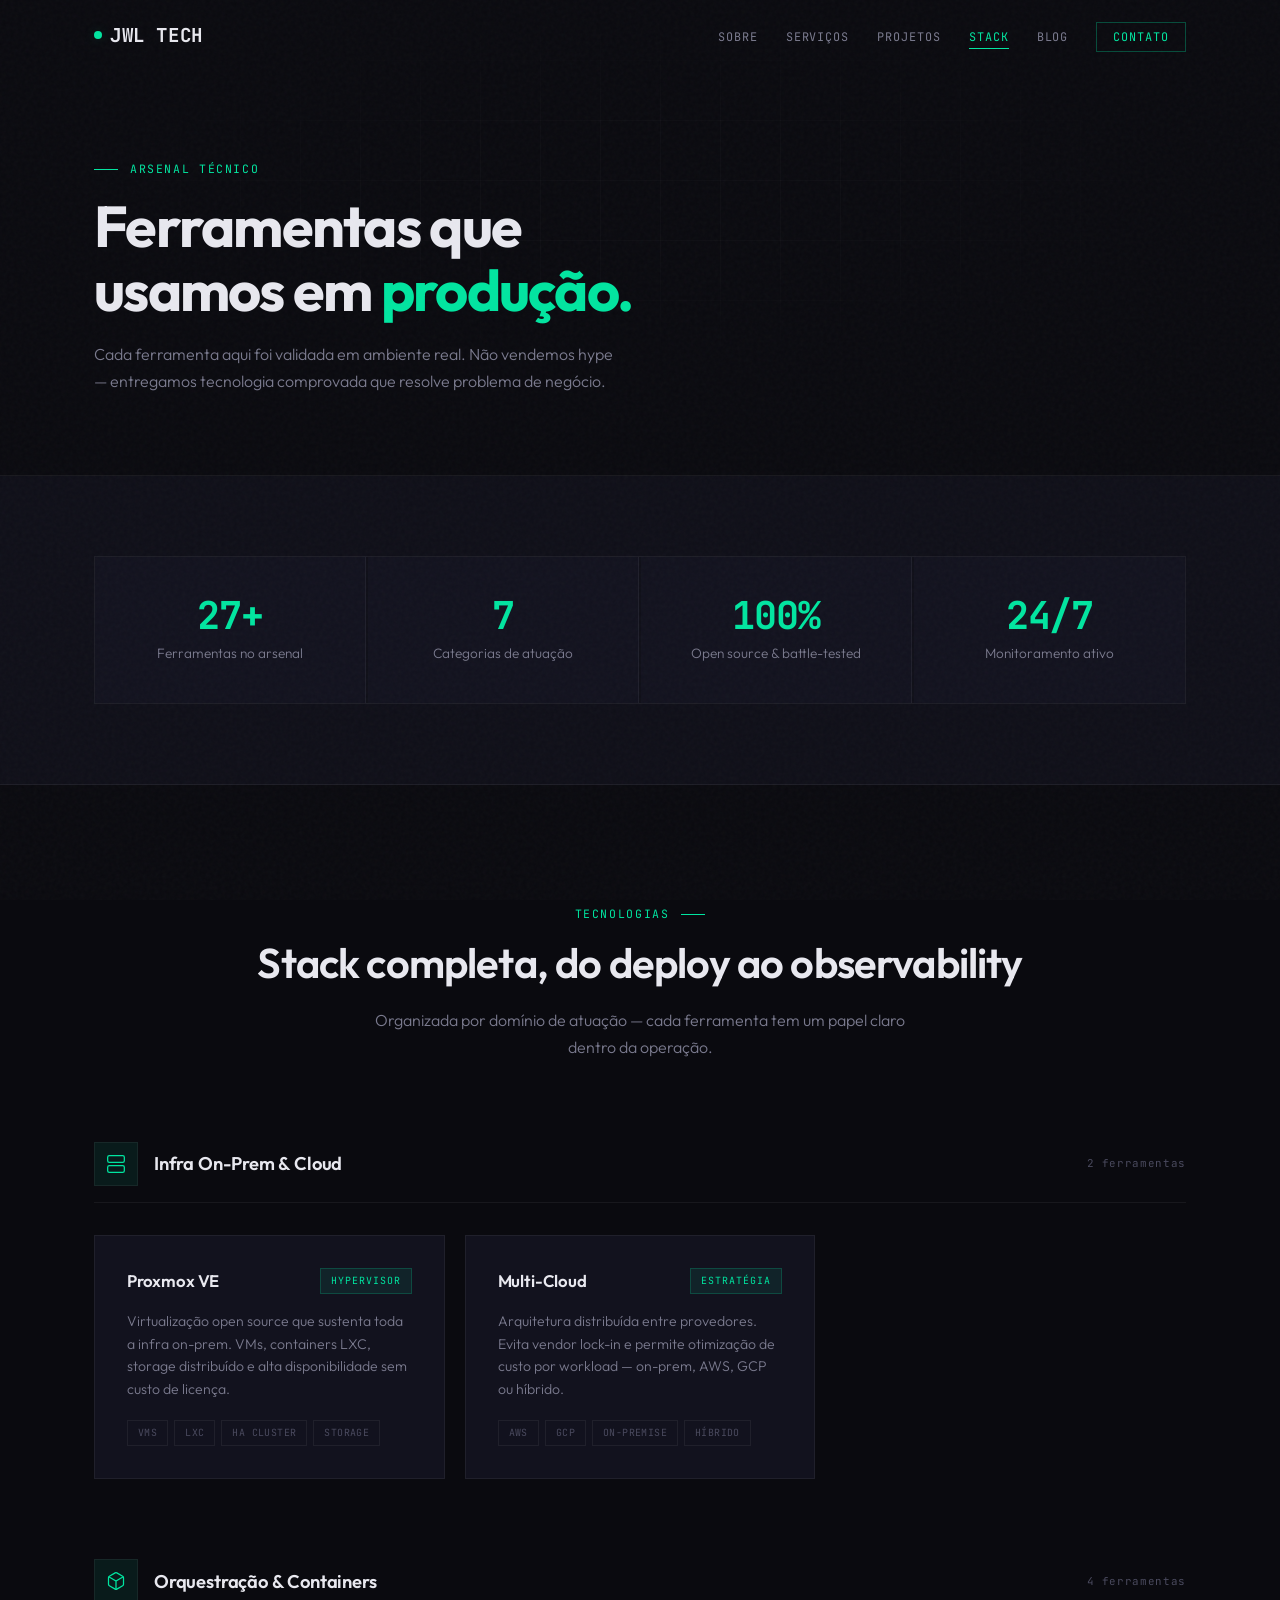
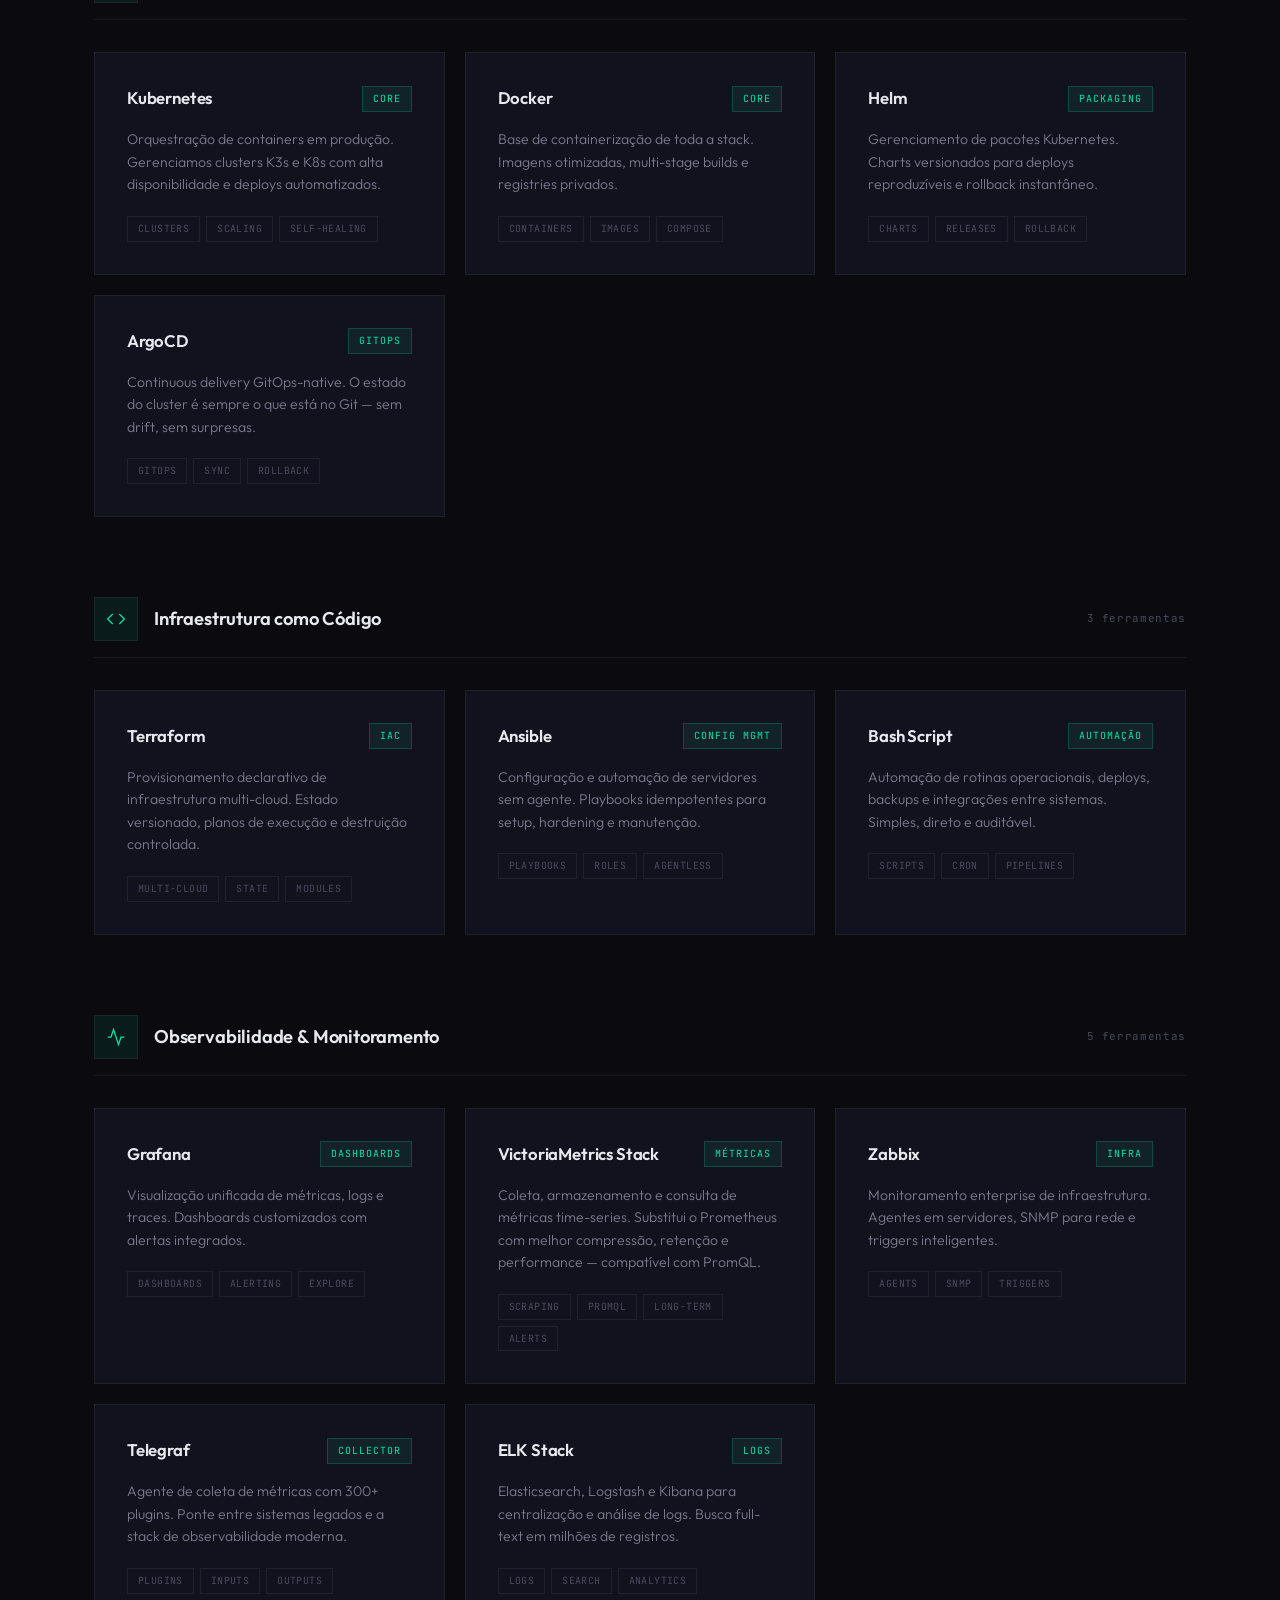
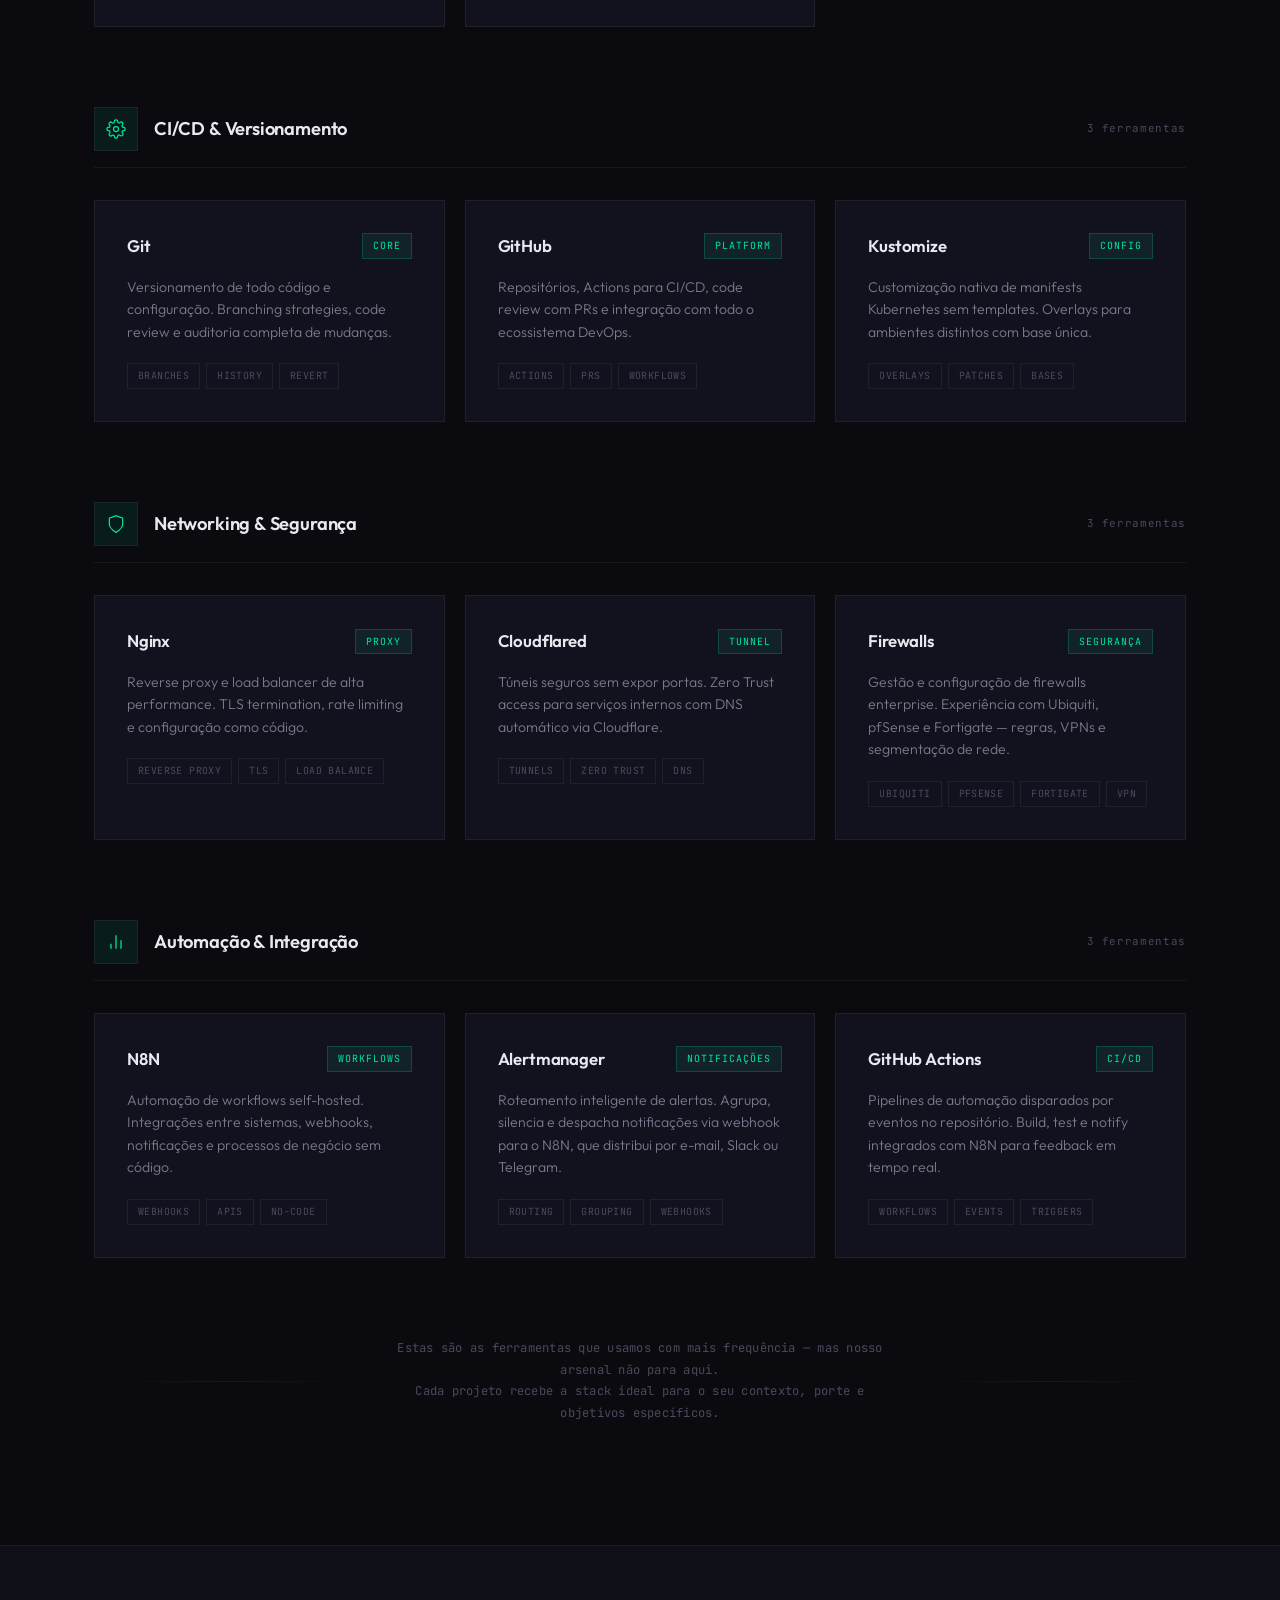
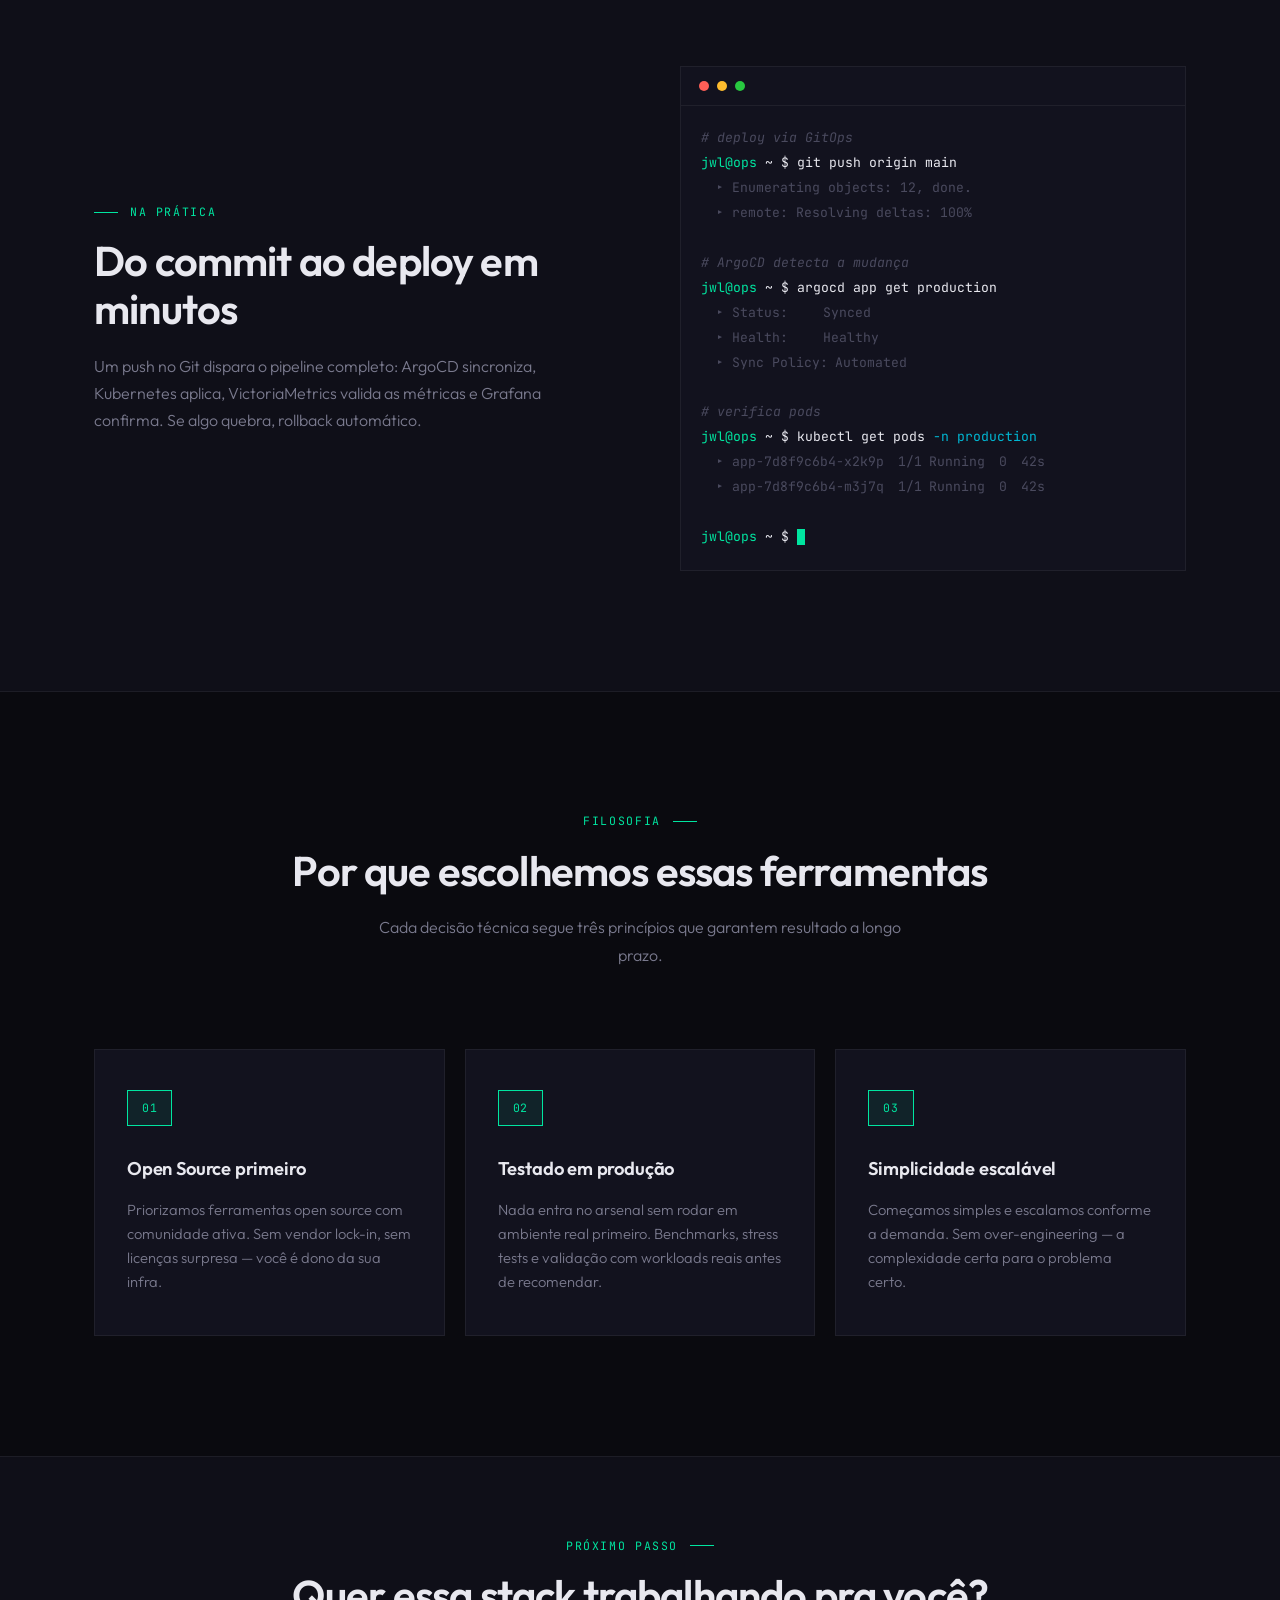
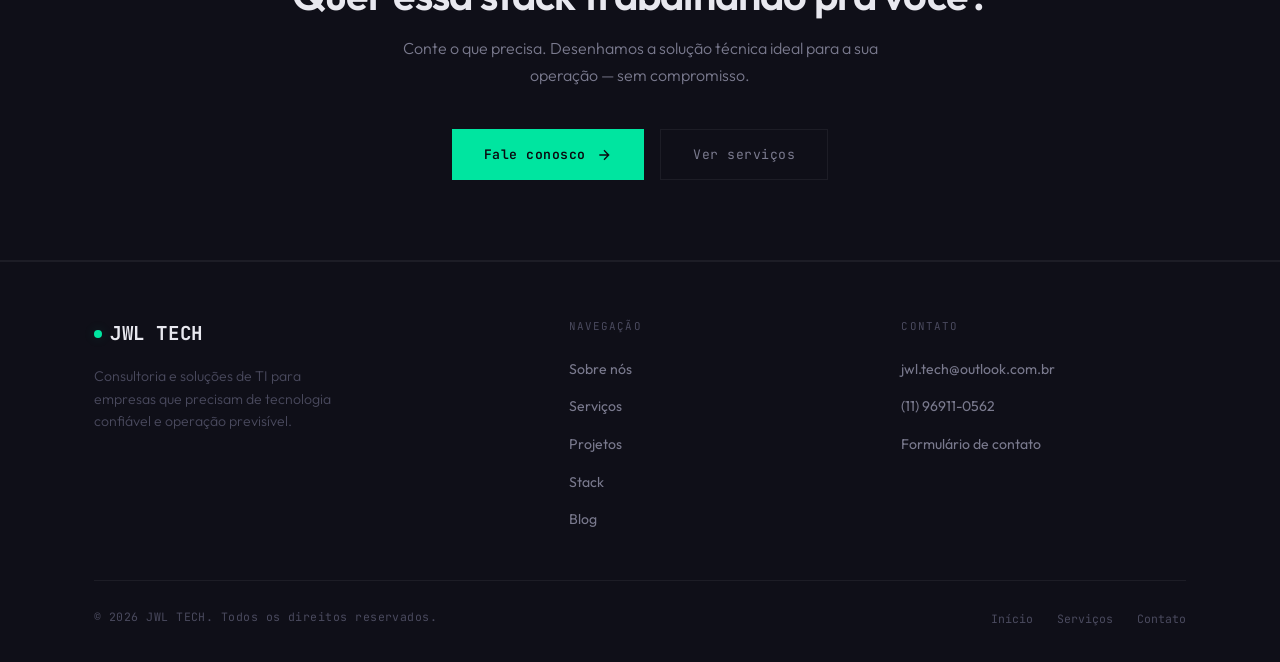
<file: stack.html>
<!DOCTYPE html>
<html lang="pt-BR">
<head>
    <meta charset="UTF-8">
    <meta name="viewport" content="width=device-width, initial-scale=1.0">
    <title>Stack Técnica — JWL TECH</title>
    <link rel="preconnect" href="https://fonts.googleapis.com">
    <link rel="preconnect" href="https://fonts.gstatic.com" crossorigin>
    <link href="https://fonts.googleapis.com/css2?family=JetBrains+Mono:wght@300;400;500;700&family=Outfit:wght@300;400;500;600;700&display=swap" rel="stylesheet">
    <link rel="stylesheet" href="css/style.css">
    <style>
        /* ═══════════════════════════════════════
           STACK OVERVIEW — números rápidos
        ═══════════════════════════════════════ */
        .stack-overview {
            background: var(--bg-secondary);
            border-bottom: 1px solid var(--border);
            padding: 80px 0;
        }

        .stack-overview-grid {
            display: grid;
            grid-template-columns: repeat(4, 1fr);
            gap: 2px;
            border: 1px solid var(--border);
        }

        .stack-overview-item {
            padding: 40px 28px;
            text-align: center;
            border-right: 1px solid var(--border);
            background: var(--bg-card);
            transition: background 0.3s ease;
        }

        .stack-overview-item:last-child { border-right: none; }
        .stack-overview-item:hover { background: var(--bg-card-hover); }

        .stack-overview-value {
            font-family: var(--font-mono);
            font-size: 2.4rem;
            font-weight: 700;
            color: var(--accent);
            line-height: 1;
            margin-bottom: 8px;
            letter-spacing: -0.03em;
        }

        .stack-overview-label {
            font-size: 0.85rem;
            color: var(--text-secondary);
            font-weight: 300;
            line-height: 1.4;
        }

        /* ═══════════════════════════════════════
           STACK CATEGORIES
        ═══════════════════════════════════════ */
        .stack-categories {
            padding: 120px 0;
        }

        .stack-header {
            text-align: center;
            margin-bottom: 80px;
        }

        .stack-header .section-label {
            justify-content: center;
        }

        .stack-header .section-label::before { display: none; }
        .stack-header .section-label::after {
            content: '';
            width: 24px;
            height: 1px;
            background: var(--accent);
        }

        .stack-header .section-desc {
            margin: 0 auto;
        }

        .stack-category {
            margin-bottom: 80px;
        }

        .stack-category:last-child {
            margin-bottom: 0;
        }

        .category-header {
            display: flex;
            align-items: center;
            gap: 16px;
            margin-bottom: 32px;
            padding-bottom: 16px;
            border-bottom: 1px solid var(--border);
        }

        .category-icon {
            width: 44px;
            height: 44px;
            border: 1px solid var(--border);
            display: flex;
            align-items: center;
            justify-content: center;
            flex-shrink: 0;
            color: var(--accent);
            background: var(--accent-dim);
        }

        .category-title {
            font-size: 1.15rem;
            font-weight: 600;
            letter-spacing: -0.01em;
        }

        .category-count {
            font-family: var(--font-mono);
            font-size: 0.68rem;
            color: var(--text-muted);
            margin-left: auto;
            letter-spacing: 0.06em;
        }

        /* ═══════════════════════════════════════
           STACK BEYOND
        ═══════════════════════════════════════ */
        .stack-beyond {
            display: flex;
            align-items: center;
            gap: 32px;
            margin-top: 80px;
            padding: 0 20px;
        }

        .beyond-line {
            flex: 1;
            height: 1px;
            background: linear-gradient(90deg, transparent, var(--border), transparent);
        }

        .beyond-text {
            font-family: var(--font-mono);
            font-size: 0.76rem;
            color: var(--text-muted);
            text-align: center;
            line-height: 1.8;
            letter-spacing: 0.02em;
            max-width: 520px;
            flex-shrink: 0;
        }

        .stack-grid {
            display: grid;
            grid-template-columns: repeat(3, 1fr);
            gap: 20px;
        }

        /* ═══════════════════════════════════════
           TOOL CARD
        ═══════════════════════════════════════ */
        .tool-card {
            padding: 32px;
            border: 1px solid var(--border);
            background: var(--bg-card);
            transition: all 0.4s var(--ease-out);
            position: relative;
            overflow: hidden;
        }

        .tool-card::before {
            content: '';
            position: absolute;
            top: 0;
            left: 0;
            right: 0;
            height: 1px;
            background: linear-gradient(90deg, transparent, var(--accent), transparent);
            opacity: 0;
            transition: opacity 0.4s ease;
        }

        .tool-card:hover {
            border-color: var(--border-hover);
            background: var(--bg-card-hover);
            transform: translateY(-4px);
        }

        .tool-card:hover::before { opacity: 1; }

        .tool-card-top {
            display: flex;
            align-items: center;
            justify-content: space-between;
            margin-bottom: 16px;
        }

        .tool-name {
            font-size: 1.05rem;
            font-weight: 600;
            letter-spacing: -0.01em;
        }

        .tool-tag {
            font-family: var(--font-mono);
            font-size: 0.62rem;
            color: var(--accent);
            text-transform: uppercase;
            letter-spacing: 0.1em;
            padding: 4px 10px;
            border: 1px solid rgba(0, 229, 160, 0.2);
            background: var(--accent-dim);
            white-space: nowrap;
        }

        .tool-desc {
            font-size: 0.88rem;
            color: var(--text-secondary);
            line-height: 1.6;
            font-weight: 300;
            margin-bottom: 20px;
        }

        .tool-use-cases {
            display: flex;
            flex-wrap: wrap;
            gap: 6px;
        }

        .tool-use-case {
            font-family: var(--font-mono);
            font-size: 0.62rem;
            color: var(--text-muted);
            padding: 4px 10px;
            border: 1px solid var(--border);
            letter-spacing: 0.04em;
            text-transform: uppercase;
        }

        /* ═══════════════════════════════════════
           TERMINAL SHOWCASE
        ═══════════════════════════════════════ */
        .stack-terminal {
            background: var(--bg-secondary);
            border-top: 1px solid var(--border);
            border-bottom: 1px solid var(--border);
        }

        .stack-terminal-grid {
            display: grid;
            grid-template-columns: 1fr 1fr;
            gap: 80px;
            align-items: center;
        }

        /* ═══════════════════════════════════════
           PHILOSOPHY SECTION
        ═══════════════════════════════════════ */
        .stack-philosophy {
            padding: 120px 0;
        }

        .philosophy-grid {
            display: grid;
            grid-template-columns: repeat(3, 1fr);
            gap: 20px;
            margin-top: 64px;
        }

        .philosophy-card {
            padding: 40px 32px;
            border: 1px solid var(--border);
            background: var(--bg-card);
            transition: all 0.4s var(--ease-out);
            position: relative;
            overflow: hidden;
        }

        .philosophy-card::before {
            content: '';
            position: absolute;
            top: 0;
            left: 0;
            right: 0;
            height: 1px;
            background: linear-gradient(90deg, transparent, var(--accent), transparent);
            opacity: 0;
            transition: opacity 0.4s ease;
        }

        .philosophy-card:hover {
            border-color: var(--border-hover);
            background: var(--bg-card-hover);
            transform: translateY(-4px);
        }

        .philosophy-card:hover::before { opacity: 1; }

        .philosophy-number {
            font-family: var(--font-mono);
            font-size: 0.72rem;
            color: var(--accent);
            padding: 8px 14px;
            border: 1px solid var(--accent);
            display: inline-block;
            margin-bottom: 28px;
            letter-spacing: 0.06em;
            background: var(--accent-dim);
        }

        .philosophy-card h3 {
            font-size: 1.15rem;
            font-weight: 600;
            margin-bottom: 14px;
            letter-spacing: -0.01em;
        }

        .philosophy-card p {
            font-size: 0.92rem;
            color: var(--text-secondary);
            line-height: 1.65;
            font-weight: 300;
        }

        /* ═══════════════════════════════════════
           CTA SECTION
        ═══════════════════════════════════════ */
        .stack-cta {
            background: var(--bg-secondary);
            border-top: 1px solid var(--border);
            border-bottom: 1px solid var(--border);
            padding: 80px 0;
            text-align: center;
        }

        .stack-cta .section-label {
            justify-content: center;
        }

        .stack-cta .section-label::before { display: none; }
        .stack-cta .section-label::after {
            content: '';
            width: 24px;
            height: 1px;
            background: var(--accent);
        }

        .stack-cta .section-desc {
            margin: 0 auto 40px;
        }

        .stack-cta .section-title {
            margin-bottom: 16px;
        }

        .cta-actions {
            display: flex;
            gap: 16px;
            justify-content: center;
        }

        /* ═══════════════════════════════════════
           RESPONSIVE
        ═══════════════════════════════════════ */
        @media (max-width: 968px) {
            .stack-overview-grid {
                grid-template-columns: repeat(2, 1fr);
            }

            .stack-overview-item:nth-child(2) { border-right: none; }
            .stack-overview-item:nth-child(3) { border-top: 1px solid var(--border); }

            .stack-grid {
                grid-template-columns: 1fr 1fr;
            }

            .stack-terminal-grid {
                grid-template-columns: 1fr;
                gap: 48px;
            }

            .philosophy-grid {
                grid-template-columns: 1fr 1fr;
            }
        }

        @media (max-width: 640px) {
            .stack-overview-grid { grid-template-columns: 1fr 1fr; }
            .stack-grid { grid-template-columns: 1fr; }
            .philosophy-grid { grid-template-columns: 1fr; }

            .page-hero { padding: 140px 0 60px; }
            .stack-overview { padding: 60px 0; }

            .cta-actions {
                flex-direction: column;
                align-items: center;
            }
        }
    </style>
</head>
<body>

    <!-- ═══ NAVBAR ═══ -->
    <nav class="navbar" id="navbar">
        <div class="container">
            <a href="index.html" class="logo">
                <span class="logo-dot"></span>
                JWL TECH
            </a>
            <ul class="nav-links" id="navLinks">
                <li><a href="index.html#sobre">Sobre</a></li>
                <li><a href="servicos.html">Servi&ccedil;os</a></li>
                <li><a href="projetos.html">Projetos</a></li>
                <li class="nav-active"><a href="stack.html">Stack</a></li>
                <li><a href="blog.html">Blog</a></li>
                <li class="nav-cta"><a href="index.html#contato">Contato</a></li>
            </ul>
            <button class="menu-toggle" id="menuToggle" aria-label="Menu">
                <span></span>
                <span></span>
                <span></span>
            </button>
        </div>
    </nav>

    <!-- ═══ HERO ═══ -->
    <section class="page-hero">
        <div class="hero-grid-bg"></div>
        <div class="container">
            <div class="page-hero-content">
                <p class="section-label">Arsenal t&eacute;cnico</p>
                <h1 class="page-hero-title">
                    Ferramentas que<br>
                    usamos em <span class="highlight">produ&ccedil;&atilde;o.</span>
                </h1>
                <p class="section-desc">
                    Cada ferramenta aqui foi validada em ambiente real. N&atilde;o vendemos hype &mdash;
                    entregamos tecnologia comprovada que resolve problema de neg&oacute;cio.
                </p>
            </div>
        </div>
    </section>

    <!-- ═══ OVERVIEW NUMBERS ═══ -->
    <section class="stack-overview">
        <div class="container">
            <div class="stack-overview-grid reveal">
                <div class="stack-overview-item">
                    <div class="stack-overview-value">27+</div>
                    <div class="stack-overview-label">Ferramentas no arsenal</div>
                </div>
                <div class="stack-overview-item">
                    <div class="stack-overview-value">7</div>
                    <div class="stack-overview-label">Categorias de atua&ccedil;&atilde;o</div>
                </div>
                <div class="stack-overview-item">
                    <div class="stack-overview-value">100%</div>
                    <div class="stack-overview-label">Open source &amp; battle-tested</div>
                </div>
                <div class="stack-overview-item">
                    <div class="stack-overview-value">24/7</div>
                    <div class="stack-overview-label">Monitoramento ativo</div>
                </div>
            </div>
        </div>
    </section>

    <!-- ═══ STACK CATEGORIES ═══ -->
    <section class="stack-categories">
        <div class="container">
            <div class="stack-header reveal">
                <p class="section-label">Tecnologias</p>
                <h2 class="section-title">Stack completa, do deploy ao observability</h2>
                <p class="section-desc">Organizada por dom&iacute;nio de atua&ccedil;&atilde;o &mdash; cada ferramenta tem um papel claro dentro da opera&ccedil;&atilde;o.</p>
            </div>

            <!-- INFRA ON-PREM & CLOUD -->
            <div class="stack-category">
                <div class="category-header reveal">
                    <div class="category-icon">
                        <svg width="20" height="20" viewBox="0 0 24 24" fill="none" stroke="currentColor" stroke-width="1.5"><rect x="2" y="2" width="20" height="8" rx="2" ry="2"/><rect x="2" y="14" width="20" height="8" rx="2" ry="2"/><line x1="6" y1="6" x2="6.01" y2="6"/><line x1="6" y1="18" x2="6.01" y2="18"/></svg>
                    </div>
                    <h3 class="category-title">Infra On-Prem &amp; Cloud</h3>
                    <span class="category-count">2 ferramentas</span>
                </div>
                <div class="stack-grid">
                    <div class="tool-card reveal">
                        <div class="tool-card-top">
                            <span class="tool-name">Proxmox VE</span>
                            <span class="tool-tag">Hypervisor</span>
                        </div>
                        <p class="tool-desc">Virtualiza&ccedil;&atilde;o open source que sustenta toda a infra on-prem. VMs, containers LXC, storage distribu&iacute;do e alta disponibilidade sem custo de licen&ccedil;a.</p>
                        <div class="tool-use-cases">
                            <span class="tool-use-case">VMs</span>
                            <span class="tool-use-case">LXC</span>
                            <span class="tool-use-case">HA Cluster</span>
                            <span class="tool-use-case">Storage</span>
                        </div>
                    </div>
                    <div class="tool-card reveal">
                        <div class="tool-card-top">
                            <span class="tool-name">Multi-Cloud</span>
                            <span class="tool-tag">Estrat&eacute;gia</span>
                        </div>
                        <p class="tool-desc">Arquitetura distribu&iacute;da entre provedores. Evita vendor lock-in e permite otimiza&ccedil;&atilde;o de custo por workload &mdash; on-prem, AWS, GCP ou h&iacute;brido.</p>
                        <div class="tool-use-cases">
                            <span class="tool-use-case">AWS</span>
                            <span class="tool-use-case">GCP</span>
                            <span class="tool-use-case">On-premise</span>
                            <span class="tool-use-case">H&iacute;brido</span>
                        </div>
                    </div>
                </div>
            </div>

            <!-- ORQUESTRAÇÃO & CONTAINERS -->
            <div class="stack-category">
                <div class="category-header reveal">
                    <div class="category-icon">
                        <svg width="20" height="20" viewBox="0 0 24 24" fill="none" stroke="currentColor" stroke-width="1.5"><path d="M21 16V8a2 2 0 00-1-1.73l-7-4a2 2 0 00-2 0l-7 4A2 2 0 003 8v8a2 2 0 001 1.73l7 4a2 2 0 002 0l7-4A2 2 0 0021 16z"/><path d="M3.27 6.96L12 12.01l8.73-5.05M12 22.08V12"/></svg>
                    </div>
                    <h3 class="category-title">Orquestra&ccedil;&atilde;o &amp; Containers</h3>
                    <span class="category-count">4 ferramentas</span>
                </div>
                <div class="stack-grid">
                    <div class="tool-card reveal">
                        <div class="tool-card-top">
                            <span class="tool-name">Kubernetes</span>
                            <span class="tool-tag">Core</span>
                        </div>
                        <p class="tool-desc">Orquestra&ccedil;&atilde;o de containers em produ&ccedil;&atilde;o. Gerenciamos clusters K3s e K8s com alta disponibilidade e deploys automatizados.</p>
                        <div class="tool-use-cases">
                            <span class="tool-use-case">Clusters</span>
                            <span class="tool-use-case">Scaling</span>
                            <span class="tool-use-case">Self-healing</span>
                        </div>
                    </div>
                    <div class="tool-card reveal">
                        <div class="tool-card-top">
                            <span class="tool-name">Docker</span>
                            <span class="tool-tag">Core</span>
                        </div>
                        <p class="tool-desc">Base de containeriza&ccedil;&atilde;o de toda a stack. Imagens otimizadas, multi-stage builds e registries privados.</p>
                        <div class="tool-use-cases">
                            <span class="tool-use-case">Containers</span>
                            <span class="tool-use-case">Images</span>
                            <span class="tool-use-case">Compose</span>
                        </div>
                    </div>
                    <div class="tool-card reveal">
                        <div class="tool-card-top">
                            <span class="tool-name">Helm</span>
                            <span class="tool-tag">Packaging</span>
                        </div>
                        <p class="tool-desc">Gerenciamento de pacotes Kubernetes. Charts versionados para deploys reproduz&iacute;veis e rollback instant&acirc;neo.</p>
                        <div class="tool-use-cases">
                            <span class="tool-use-case">Charts</span>
                            <span class="tool-use-case">Releases</span>
                            <span class="tool-use-case">Rollback</span>
                        </div>
                    </div>
                    <div class="tool-card reveal">
                        <div class="tool-card-top">
                            <span class="tool-name">ArgoCD</span>
                            <span class="tool-tag">GitOps</span>
                        </div>
                        <p class="tool-desc">Continuous delivery GitOps-native. O estado do cluster &eacute; sempre o que est&aacute; no Git &mdash; sem drift, sem surpresas.</p>
                        <div class="tool-use-cases">
                            <span class="tool-use-case">GitOps</span>
                            <span class="tool-use-case">Sync</span>
                            <span class="tool-use-case">Rollback</span>
                        </div>
                    </div>
                </div>
            </div>

            <!-- INFRAESTRUTURA COMO CÓDIGO -->
            <div class="stack-category">
                <div class="category-header reveal">
                    <div class="category-icon">
                        <svg width="20" height="20" viewBox="0 0 24 24" fill="none" stroke="currentColor" stroke-width="1.5"><path d="M16 18l6-6-6-6M8 6l-6 6 6 6"/></svg>
                    </div>
                    <h3 class="category-title">Infraestrutura como C&oacute;digo</h3>
                    <span class="category-count">3 ferramentas</span>
                </div>
                <div class="stack-grid">
                    <div class="tool-card reveal">
                        <div class="tool-card-top">
                            <span class="tool-name">Terraform</span>
                            <span class="tool-tag">IaC</span>
                        </div>
                        <p class="tool-desc">Provisionamento declarativo de infraestrutura multi-cloud. Estado versionado, planos de execu&ccedil;&atilde;o e destrui&ccedil;&atilde;o controlada.</p>
                        <div class="tool-use-cases">
                            <span class="tool-use-case">Multi-cloud</span>
                            <span class="tool-use-case">State</span>
                            <span class="tool-use-case">Modules</span>
                        </div>
                    </div>
                    <div class="tool-card reveal">
                        <div class="tool-card-top">
                            <span class="tool-name">Ansible</span>
                            <span class="tool-tag">Config Mgmt</span>
                        </div>
                        <p class="tool-desc">Configura&ccedil;&atilde;o e automa&ccedil;&atilde;o de servidores sem agente. Playbooks idempotentes para setup, hardening e manuten&ccedil;&atilde;o.</p>
                        <div class="tool-use-cases">
                            <span class="tool-use-case">Playbooks</span>
                            <span class="tool-use-case">Roles</span>
                            <span class="tool-use-case">Agentless</span>
                        </div>
                    </div>
                    <div class="tool-card reveal">
                        <div class="tool-card-top">
                            <span class="tool-name">Bash Script</span>
                            <span class="tool-tag">Automa&ccedil;&atilde;o</span>
                        </div>
                        <p class="tool-desc">Automa&ccedil;&atilde;o de rotinas operacionais, deploys, backups e integra&ccedil;&otilde;es entre sistemas. Simples, direto e auditável.</p>
                        <div class="tool-use-cases">
                            <span class="tool-use-case">Scripts</span>
                            <span class="tool-use-case">Cron</span>
                            <span class="tool-use-case">Pipelines</span>
                        </div>
                    </div>
                </div>
            </div>

            <!-- OBSERVABILIDADE & MONITORAMENTO -->
            <div class="stack-category">
                <div class="category-header reveal">
                    <div class="category-icon">
                        <svg width="20" height="20" viewBox="0 0 24 24" fill="none" stroke="currentColor" stroke-width="1.5"><path d="M22 12h-4l-3 9L9 3l-3 9H2"/></svg>
                    </div>
                    <h3 class="category-title">Observabilidade &amp; Monitoramento</h3>
                    <span class="category-count">5 ferramentas</span>
                </div>
                <div class="stack-grid">
                    <div class="tool-card reveal">
                        <div class="tool-card-top">
                            <span class="tool-name">Grafana</span>
                            <span class="tool-tag">Dashboards</span>
                        </div>
                        <p class="tool-desc">Visualiza&ccedil;&atilde;o unificada de m&eacute;tricas, logs e traces. Dashboards customizados com alertas integrados.</p>
                        <div class="tool-use-cases">
                            <span class="tool-use-case">Dashboards</span>
                            <span class="tool-use-case">Alerting</span>
                            <span class="tool-use-case">Explore</span>
                        </div>
                    </div>
                    <div class="tool-card reveal">
                        <div class="tool-card-top">
                            <span class="tool-name">VictoriaMetrics Stack</span>
                            <span class="tool-tag">M&eacute;tricas</span>
                        </div>
                        <p class="tool-desc">Coleta, armazenamento e consulta de m&eacute;tricas time-series. Substitui o Prometheus com melhor compress&atilde;o, reten&ccedil;&atilde;o e performance &mdash; compat&iacute;vel com PromQL.</p>
                        <div class="tool-use-cases">
                            <span class="tool-use-case">Scraping</span>
                            <span class="tool-use-case">PromQL</span>
                            <span class="tool-use-case">Long-term</span>
                            <span class="tool-use-case">Alerts</span>
                        </div>
                    </div>
                    <div class="tool-card reveal">
                        <div class="tool-card-top">
                            <span class="tool-name">Zabbix</span>
                            <span class="tool-tag">Infra</span>
                        </div>
                        <p class="tool-desc">Monitoramento enterprise de infraestrutura. Agentes em servidores, SNMP para rede e triggers inteligentes.</p>
                        <div class="tool-use-cases">
                            <span class="tool-use-case">Agents</span>
                            <span class="tool-use-case">SNMP</span>
                            <span class="tool-use-case">Triggers</span>
                        </div>
                    </div>
                    <div class="tool-card reveal">
                        <div class="tool-card-top">
                            <span class="tool-name">Telegraf</span>
                            <span class="tool-tag">Collector</span>
                        </div>
                        <p class="tool-desc">Agente de coleta de m&eacute;tricas com 300+ plugins. Ponte entre sistemas legados e a stack de observabilidade moderna.</p>
                        <div class="tool-use-cases">
                            <span class="tool-use-case">Plugins</span>
                            <span class="tool-use-case">Inputs</span>
                            <span class="tool-use-case">Outputs</span>
                        </div>
                    </div>
                    <div class="tool-card reveal">
                        <div class="tool-card-top">
                            <span class="tool-name">ELK Stack</span>
                            <span class="tool-tag">Logs</span>
                        </div>
                        <p class="tool-desc">Elasticsearch, Logstash e Kibana para centraliza&ccedil;&atilde;o e an&aacute;lise de logs. Busca full-text em milh&otilde;es de registros.</p>
                        <div class="tool-use-cases">
                            <span class="tool-use-case">Logs</span>
                            <span class="tool-use-case">Search</span>
                            <span class="tool-use-case">Analytics</span>
                        </div>
                    </div>
                </div>
            </div>

            <!-- CI/CD & VERSIONAMENTO -->
            <div class="stack-category">
                <div class="category-header reveal">
                    <div class="category-icon">
                        <svg width="20" height="20" viewBox="0 0 24 24" fill="none" stroke="currentColor" stroke-width="1.5"><circle cx="12" cy="12" r="3"/><path d="M19.4 15a1.65 1.65 0 00.33 1.82l.06.06a2 2 0 010 2.83 2 2 0 01-2.83 0l-.06-.06a1.65 1.65 0 00-1.82-.33 1.65 1.65 0 00-1 1.51V21a2 2 0 01-4 0v-.09A1.65 1.65 0 009 19.4a1.65 1.65 0 00-1.82.33l-.06.06a2 2 0 01-2.83-2.83l.06-.06A1.65 1.65 0 004.68 15a1.65 1.65 0 00-1.51-1H3a2 2 0 010-4h.09A1.65 1.65 0 004.6 9a1.65 1.65 0 00-.33-1.82l-.06-.06a2 2 0 012.83-2.83l.06.06A1.65 1.65 0 009 4.68a1.65 1.65 0 001-1.51V3a2 2 0 014 0v.09a1.65 1.65 0 001 1.51 1.65 1.65 0 001.82-.33l.06-.06a2 2 0 012.83 2.83l-.06.06A1.65 1.65 0 0019.4 9a1.65 1.65 0 001.51 1H21a2 2 0 010 4h-.09a1.65 1.65 0 00-1.51 1z"/></svg>
                    </div>
                    <h3 class="category-title">CI/CD &amp; Versionamento</h3>
                    <span class="category-count">3 ferramentas</span>
                </div>
                <div class="stack-grid">
                    <div class="tool-card reveal">
                        <div class="tool-card-top">
                            <span class="tool-name">Git</span>
                            <span class="tool-tag">Core</span>
                        </div>
                        <p class="tool-desc">Versionamento de todo c&oacute;digo e configura&ccedil;&atilde;o. Branching strategies, code review e auditoria completa de mudan&ccedil;as.</p>
                        <div class="tool-use-cases">
                            <span class="tool-use-case">Branches</span>
                            <span class="tool-use-case">History</span>
                            <span class="tool-use-case">Revert</span>
                        </div>
                    </div>
                    <div class="tool-card reveal">
                        <div class="tool-card-top">
                            <span class="tool-name">GitHub</span>
                            <span class="tool-tag">Platform</span>
                        </div>
                        <p class="tool-desc">Reposit&oacute;rios, Actions para CI/CD, code review com PRs e integra&ccedil;&atilde;o com todo o ecossistema DevOps.</p>
                        <div class="tool-use-cases">
                            <span class="tool-use-case">Actions</span>
                            <span class="tool-use-case">PRs</span>
                            <span class="tool-use-case">Workflows</span>
                        </div>
                    </div>
                    <div class="tool-card reveal">
                        <div class="tool-card-top">
                            <span class="tool-name">Kustomize</span>
                            <span class="tool-tag">Config</span>
                        </div>
                        <p class="tool-desc">Customiza&ccedil;&atilde;o nativa de manifests Kubernetes sem templates. Overlays para ambientes distintos com base &uacute;nica.</p>
                        <div class="tool-use-cases">
                            <span class="tool-use-case">Overlays</span>
                            <span class="tool-use-case">Patches</span>
                            <span class="tool-use-case">Bases</span>
                        </div>
                    </div>
                </div>
            </div>

            <!-- NETWORKING & SEGURANÇA -->
            <div class="stack-category">
                <div class="category-header reveal">
                    <div class="category-icon">
                        <svg width="20" height="20" viewBox="0 0 24 24" fill="none" stroke="currentColor" stroke-width="1.5"><path d="M12 22s8-4 8-10V5l-8-3-8 3v7c0 6 8 10 8 10z"/></svg>
                    </div>
                    <h3 class="category-title">Networking &amp; Seguran&ccedil;a</h3>
                    <span class="category-count">3 ferramentas</span>
                </div>
                <div class="stack-grid">
                    <div class="tool-card reveal">
                        <div class="tool-card-top">
                            <span class="tool-name">Nginx</span>
                            <span class="tool-tag">Proxy</span>
                        </div>
                        <p class="tool-desc">Reverse proxy e load balancer de alta performance. TLS termination, rate limiting e configura&ccedil;&atilde;o como c&oacute;digo.</p>
                        <div class="tool-use-cases">
                            <span class="tool-use-case">Reverse Proxy</span>
                            <span class="tool-use-case">TLS</span>
                            <span class="tool-use-case">Load Balance</span>
                        </div>
                    </div>
                    <div class="tool-card reveal">
                        <div class="tool-card-top">
                            <span class="tool-name">Cloudflared</span>
                            <span class="tool-tag">Tunnel</span>
                        </div>
                        <p class="tool-desc">T&uacute;neis seguros sem expor portas. Zero Trust access para servi&ccedil;os internos com DNS autom&aacute;tico via Cloudflare.</p>
                        <div class="tool-use-cases">
                            <span class="tool-use-case">Tunnels</span>
                            <span class="tool-use-case">Zero Trust</span>
                            <span class="tool-use-case">DNS</span>
                        </div>
                    </div>
                    <div class="tool-card reveal">
                        <div class="tool-card-top">
                            <span class="tool-name">Firewalls</span>
                            <span class="tool-tag">Seguran&ccedil;a</span>
                        </div>
                        <p class="tool-desc">Gest&atilde;o e configura&ccedil;&atilde;o de firewalls enterprise. Experi&ecirc;ncia com Ubiquiti, pfSense e Fortigate &mdash; regras, VPNs e segmenta&ccedil;&atilde;o de rede.</p>
                        <div class="tool-use-cases">
                            <span class="tool-use-case">Ubiquiti</span>
                            <span class="tool-use-case">pfSense</span>
                            <span class="tool-use-case">Fortigate</span>
                            <span class="tool-use-case">VPN</span>
                        </div>
                    </div>
                </div>
            </div>

            <!-- AUTOMAÇÃO & INTEGRAÇÃO -->
            <div class="stack-category">
                <div class="category-header reveal">
                    <div class="category-icon">
                        <svg width="20" height="20" viewBox="0 0 24 24" fill="none" stroke="currentColor" stroke-width="1.5"><path d="M18 20V10M12 20V4M6 20v-6"/></svg>
                    </div>
                    <h3 class="category-title">Automa&ccedil;&atilde;o &amp; Integra&ccedil;&atilde;o</h3>
                    <span class="category-count">3 ferramentas</span>
                </div>
                <div class="stack-grid">
                    <div class="tool-card reveal">
                        <div class="tool-card-top">
                            <span class="tool-name">N8N</span>
                            <span class="tool-tag">Workflows</span>
                        </div>
                        <p class="tool-desc">Automa&ccedil;&atilde;o de workflows self-hosted. Integra&ccedil;&otilde;es entre sistemas, webhooks, notifica&ccedil;&otilde;es e processos de neg&oacute;cio sem c&oacute;digo.</p>
                        <div class="tool-use-cases">
                            <span class="tool-use-case">Webhooks</span>
                            <span class="tool-use-case">APIs</span>
                            <span class="tool-use-case">No-code</span>
                        </div>
                    </div>
                    <div class="tool-card reveal">
                        <div class="tool-card-top">
                            <span class="tool-name">Alertmanager</span>
                            <span class="tool-tag">Notifica&ccedil;&otilde;es</span>
                        </div>
                        <p class="tool-desc">Roteamento inteligente de alertas. Agrupa, silencia e despacha notifica&ccedil;&otilde;es via webhook para o N8N, que distribui por e-mail, Slack ou Telegram.</p>
                        <div class="tool-use-cases">
                            <span class="tool-use-case">Routing</span>
                            <span class="tool-use-case">Grouping</span>
                            <span class="tool-use-case">Webhooks</span>
                        </div>
                    </div>
                    <div class="tool-card reveal">
                        <div class="tool-card-top">
                            <span class="tool-name">GitHub Actions</span>
                            <span class="tool-tag">CI/CD</span>
                        </div>
                        <p class="tool-desc">Pipelines de automa&ccedil;&atilde;o disparados por eventos no reposit&oacute;rio. Build, test e notify integrados com N8N para feedback em tempo real.</p>
                        <div class="tool-use-cases">
                            <span class="tool-use-case">Workflows</span>
                            <span class="tool-use-case">Events</span>
                            <span class="tool-use-case">Triggers</span>
                        </div>
                    </div>
                </div>
            </div>

            <!-- STACK BEYOND -->
            <div class="stack-beyond reveal">
                <div class="beyond-line"></div>
                <p class="beyond-text">
                    Estas s&atilde;o as ferramentas que usamos com mais frequ&ecirc;ncia &mdash; mas nosso arsenal n&atilde;o para aqui.<br>
                    Cada projeto recebe a stack ideal para o seu contexto, porte e objetivos espec&iacute;ficos.
                </p>
                <div class="beyond-line"></div>
            </div>

        </div>
    </section>

    <!-- ═══ TERMINAL SHOWCASE ═══ -->
    <section class="stack-terminal">
        <div class="container">
            <div class="stack-terminal-grid">
                <div class="reveal">
                    <p class="section-label">Na pr&aacute;tica</p>
                    <h2 class="section-title">Do commit ao deploy em minutos</h2>
                    <p class="section-desc">
                        Um push no Git dispara o pipeline completo: ArgoCD sincroniza, Kubernetes aplica,
                        VictoriaMetrics valida as m&eacute;tricas e Grafana confirma. Se algo quebra, rollback autom&aacute;tico.
                    </p>
                </div>
                <div class="terminal-window reveal">
                    <div class="terminal-header">
                        <div class="terminal-dot"></div>
                        <div class="terminal-dot"></div>
                        <div class="terminal-dot"></div>
                    </div>
                    <div class="terminal-body">
                        <div><span class="comment"># deploy via GitOps</span></div>
                        <div><span class="prompt">jwl@ops</span> <span class="cmd">~ $ git push origin main</span></div>
                        <div class="output">&ensp;&#x25b8; Enumerating objects: 12, done.</div>
                        <div class="output">&ensp;&#x25b8; remote: Resolving deltas: 100%</div>
                        <div>&nbsp;</div>
                        <div><span class="comment"># ArgoCD detecta a mudan&ccedil;a</span></div>
                        <div><span class="prompt">jwl@ops</span> <span class="cmd">~ $ argocd app get production</span></div>
                        <div class="output">&ensp;&#x25b8; Status:&ensp;&ensp;&ensp;&ensp;&ensp;Synced</div>
                        <div class="output">&ensp;&#x25b8; Health:&ensp;&ensp;&ensp;&ensp;&ensp;Healthy</div>
                        <div class="output">&ensp;&#x25b8; Sync Policy:&ensp;Automated</div>
                        <div>&nbsp;</div>
                        <div><span class="comment"># verifica pods</span></div>
                        <div><span class="prompt">jwl@ops</span> <span class="cmd">~ $ kubectl get pods <span class="flag">-n production</span></span></div>
                        <div class="output">&ensp;&#x25b8; app-7d8f9c6b4-x2k9p&ensp;&ensp;1/1&ensp;Running&ensp;&ensp;0&ensp;&ensp;42s</div>
                        <div class="output">&ensp;&#x25b8; app-7d8f9c6b4-m3j7q&ensp;&ensp;1/1&ensp;Running&ensp;&ensp;0&ensp;&ensp;42s</div>
                        <div>&nbsp;</div>
                        <div><span class="prompt">jwl@ops</span> <span class="cmd">~ $ </span><span class="terminal-cursor"></span></div>
                    </div>
                </div>
            </div>
        </div>
    </section>

    <!-- ═══ FILOSOFIA ═══ -->
    <section class="stack-philosophy">
        <div class="container">
            <div class="stack-header reveal">
                <p class="section-label">Filosofia</p>
                <h2 class="section-title">Por que escolhemos essas ferramentas</h2>
                <p class="section-desc">Cada decis&atilde;o t&eacute;cnica segue tr&ecirc;s princ&iacute;pios que garantem resultado a longo prazo.</p>
            </div>
            <div class="philosophy-grid">
                <div class="philosophy-card reveal">
                    <div class="philosophy-number">01</div>
                    <h3>Open Source primeiro</h3>
                    <p>Priorizamos ferramentas open source com comunidade ativa. Sem vendor lock-in, sem licen&ccedil;as surpresa &mdash; voc&ecirc; &eacute; dono da sua infra.</p>
                </div>
                <div class="philosophy-card reveal">
                    <div class="philosophy-number">02</div>
                    <h3>Testado em produ&ccedil;&atilde;o</h3>
                    <p>Nada entra no arsenal sem rodar em ambiente real primeiro. Benchmarks, stress tests e valida&ccedil;&atilde;o com workloads reais antes de recomendar.</p>
                </div>
                <div class="philosophy-card reveal">
                    <div class="philosophy-number">03</div>
                    <h3>Simplicidade escal&aacute;vel</h3>
                    <p>Come&ccedil;amos simples e escalamos conforme a demanda. Sem over-engineering &mdash; a complexidade certa para o problema certo.</p>
                </div>
            </div>
        </div>
    </section>

    <!-- ═══ CTA ═══ -->
    <section class="stack-cta">
        <div class="container">
            <div class="reveal">
                <p class="section-label">Pr&oacute;ximo passo</p>
                <h2 class="section-title">Quer essa stack trabalhando pra voc&ecirc;?</h2>
                <p class="section-desc">Conte o que precisa. Desenhamos a solu&ccedil;&atilde;o t&eacute;cnica ideal para a sua opera&ccedil;&atilde;o &mdash; sem compromisso.</p>
                <div class="cta-actions">
                    <a href="index.html#contato" class="btn btn-primary">
                        Fale conosco
                        <svg width="16" height="16" viewBox="0 0 24 24" fill="none" stroke="currentColor" stroke-width="2"><path d="M5 12h14M12 5l7 7-7 7"/></svg>
                    </a>
                    <a href="servicos.html" class="btn btn-ghost">Ver servi&ccedil;os</a>
                </div>
            </div>
        </div>
    </section>

    <!-- ═══ FOOTER ═══ -->
    <footer class="footer">
        <div class="container">
            <div class="footer-grid">
                <div class="footer-brand">
                    <a href="index.html" class="logo">
                        <span class="logo-dot"></span>
                        JWL TECH
                    </a>
                    <p>Consultoria e solu&ccedil;&otilde;es de TI para empresas que precisam de tecnologia confi&aacute;vel e opera&ccedil;&atilde;o previs&iacute;vel.</p>
                </div>
                <div>
                    <p class="footer-col-title">Navega&ccedil;&atilde;o</p>
                    <ul class="footer-col-links">
                        <li><a href="index.html#sobre">Sobre n&oacute;s</a></li>
                        <li><a href="servicos.html">Servi&ccedil;os</a></li>
                        <li><a href="projetos.html">Projetos</a></li>
                        <li><a href="stack.html">Stack</a></li>
                        <li><a href="blog.html">Blog</a></li>
                    </ul>
                </div>
                <div>
                    <p class="footer-col-title">Contato</p>
                    <ul class="footer-col-links">
                        <li><a href="mailto:jwl.tech@outlook.com.br">jwl.tech@outlook.com.br</a></li>
                        <li><a href="tel:+5511969110562">(11) 96911-0562</a></li>
                        <li><a href="index.html#contato">Formul&aacute;rio de contato</a></li>
                    </ul>
                </div>
            </div>
            <div class="footer-bottom">
                <p class="footer-text">&copy; 2026 JWL TECH. Todos os direitos reservados.</p>
                <ul class="footer-bottom-links">
                    <li><a href="index.html">In&iacute;cio</a></li>
                    <li><a href="servicos.html">Servi&ccedil;os</a></li>
                    <li><a href="index.html#contato">Contato</a></li>
                </ul>
            </div>
        </div>
    </footer>

    <!-- ═══ JAVASCRIPT ═══ -->
    <script src="js/main.js"></script>
</body>
</html>
</file>
<file: css/style.css>
/* ═══════════════════════════════════════
   RESET & VARIABLES
═══════════════════════════════════════ */
*, *::before, *::after {
    margin: 0;
    padding: 0;
    box-sizing: border-box;
}

:root {
    --bg-primary: #0a0a0f;
    --bg-secondary: #0f0f18;
    --bg-card: #12121e;
    --bg-card-hover: #181828;
    --text-primary: #e8e8ef;
    --text-secondary: #7a7a8e;
    --text-muted: #4a4a5e;
    --accent: #00e5a0;
    --accent-dim: rgba(0, 229, 160, 0.08);
    --accent-glow: rgba(0, 229, 160, 0.15);
    --accent-secondary: #00b8d4;
    --border: rgba(255, 255, 255, 0.06);
    --border-hover: rgba(0, 229, 160, 0.2);
    --font-display: 'Outfit', sans-serif;
    --font-mono: 'JetBrains Mono', monospace;
    --ease-out: cubic-bezier(0.16, 1, 0.3, 1);
}

html {
    scroll-behavior: smooth;
    scrollbar-width: thin;
    scrollbar-color: var(--accent) var(--bg-primary);
}

body {
    font-family: var(--font-display);
    background: var(--bg-primary);
    color: var(--text-primary);
    line-height: 1.6;
    overflow-x: hidden;
    -webkit-font-smoothing: antialiased;
}

::selection {
    background: var(--accent);
    color: var(--bg-primary);
}

/* ═══════════════════════════════════════
   NOISE OVERLAY
═══════════════════════════════════════ */
body::before {
    content: '';
    position: fixed;
    inset: 0;
    background-image: url("data:image/svg+xml,%3Csvg viewBox='0 0 256 256' xmlns='http://www.w3.org/2000/svg'%3E%3Cfilter id='n'%3E%3CfeTurbulence type='fractalNoise' baseFrequency='0.9' numOctaves='4' stitchTiles='stitch'/%3E%3C/filter%3E%3Crect width='100%25' height='100%25' filter='url(%23n)' opacity='0.03'/%3E%3C/svg%3E");
    pointer-events: none;
    z-index: 9999;
}

/* ═══════════════════════════════════════
   LAYOUT
═══════════════════════════════════════ */
.container {
    max-width: 1140px;
    margin: 0 auto;
    padding: 0 24px;
}

section {
    padding: 120px 0;
}

/* ═══════════════════════════════════════
   NAVBAR
═══════════════════════════════════════ */
.navbar {
    position: fixed;
    top: 0;
    left: 0;
    right: 0;
    z-index: 1000;
    padding: 20px 0;
    transition: all 0.4s var(--ease-out);
    background: transparent;
}

.navbar.scrolled {
    background: rgba(10, 10, 15, 0.88);
    backdrop-filter: blur(20px);
    -webkit-backdrop-filter: blur(20px);
    border-bottom: 1px solid var(--border);
    padding: 14px 0;
}

.navbar .container {
    display: flex;
    align-items: center;
    justify-content: space-between;
}

.logo {
    font-family: var(--font-mono);
    font-size: 1.2rem;
    font-weight: 700;
    color: var(--text-primary);
    text-decoration: none;
    letter-spacing: -0.02em;
    display: flex;
    align-items: center;
    gap: 8px;
    flex-shrink: 0;
}

.logo-dot {
    width: 8px;
    height: 8px;
    background: var(--accent);
    border-radius: 50%;
    display: inline-block;
    box-shadow: 0 0 12px var(--accent-glow);
    animation: pulse-dot 2.5s ease-in-out infinite;
}

@keyframes pulse-dot {
    0%, 100% { opacity: 1; box-shadow: 0 0 12px var(--accent-glow); }
    50% { opacity: 0.6; box-shadow: 0 0 4px var(--accent-glow); }
}

.nav-links {
    display: flex;
    align-items: center;
    gap: 28px;
    list-style: none;
}

.nav-links a {
    font-family: var(--font-mono);
    font-size: 0.74rem;
    color: var(--text-secondary);
    text-decoration: none;
    text-transform: uppercase;
    letter-spacing: 0.08em;
    transition: color 0.3s ease;
    position: relative;
    white-space: nowrap;
}

.nav-links a::after {
    content: '';
    position: absolute;
    bottom: -4px;
    left: 0;
    width: 0;
    height: 1px;
    background: var(--accent);
    transition: width 0.3s var(--ease-out);
}

.nav-links a:hover {
    color: var(--accent);
}

.nav-links a:hover::after {
    width: 100%;
}

.nav-links .nav-cta a {
    color: var(--accent);
    border: 1px solid rgba(0, 229, 160, 0.3);
    padding: 6px 16px;
}

.nav-links .nav-cta a:hover {
    background: var(--accent-dim);
}

.nav-links .nav-cta a::after {
    display: none;
}

.nav-links .nav-active a {
    color: var(--accent);
}

.nav-links .nav-active a::after {
    width: 100%;
}

.menu-toggle {
    display: none;
    flex-direction: column;
    gap: 5px;
    background: none;
    border: none;
    cursor: pointer;
    padding: 4px;
}

.menu-toggle span {
    width: 22px;
    height: 1.5px;
    background: var(--text-primary);
    transition: all 0.3s ease;
}

/* ═══════════════════════════════════════
   BUTTONS
═══════════════════════════════════════ */
.btn {
    font-family: var(--font-mono);
    font-size: 0.82rem;
    letter-spacing: 0.04em;
    padding: 14px 32px;
    border: none;
    cursor: pointer;
    text-decoration: none;
    display: inline-flex;
    align-items: center;
    gap: 10px;
    transition: all 0.3s var(--ease-out);
}

.btn-primary {
    background: var(--accent);
    color: var(--bg-primary);
    font-weight: 600;
    position: relative;
    overflow: hidden;
}

.btn-primary:hover {
    box-shadow: 0 0 30px var(--accent-glow), 0 4px 20px rgba(0,0,0,0.3);
    transform: translateY(-1px);
}

.btn-ghost {
    background: transparent;
    color: var(--text-secondary);
    border: 1px solid var(--border);
}

.btn-ghost:hover {
    color: var(--accent);
    border-color: var(--border-hover);
    background: var(--accent-dim);
}

/* ═══════════════════════════════════════
   SECTION HEADERS
═══════════════════════════════════════ */
.section-label {
    font-family: var(--font-mono);
    font-size: 0.72rem;
    color: var(--accent);
    text-transform: uppercase;
    letter-spacing: 0.14em;
    margin-bottom: 16px;
    display: flex;
    align-items: center;
    gap: 12px;
}

.section-label::before {
    content: '';
    width: 24px;
    height: 1px;
    background: var(--accent);
}

.section-title {
    font-size: clamp(1.8rem, 3.5vw, 2.6rem);
    font-weight: 600;
    letter-spacing: -0.02em;
    margin-bottom: 20px;
    line-height: 1.15;
}

.section-desc {
    color: var(--text-secondary);
    font-size: 1rem;
    max-width: 540px;
    line-height: 1.7;
    font-weight: 300;
}

/* ═══════════════════════════════════════
   CENTERED SECTION HEADER (reusable)
═══════════════════════════════════════ */
.centered-header {
    text-align: center;
    margin-bottom: 64px;
}

.centered-header .section-label {
    justify-content: center;
}

.centered-header .section-label::before { display: none; }
.centered-header .section-label::after {
    content: '';
    width: 24px;
    height: 1px;
    background: var(--accent);
}

.centered-header .section-desc {
    margin: 0 auto;
}

/* ═══════════════════════════════════════
   PAGE HERO (internal pages)
═══════════════════════════════════════ */
.page-hero {
    padding: 160px 0 80px;
    position: relative;
    border-bottom: 1px solid var(--border);
}

.hero-grid-bg {
    position: absolute;
    inset: 0;
    background-image:
        linear-gradient(rgba(255,255,255,0.02) 1px, transparent 1px),
        linear-gradient(90deg, rgba(255,255,255,0.02) 1px, transparent 1px);
    background-size: 60px 60px;
    mask-image: radial-gradient(ellipse 70% 60% at 50% 40%, black 20%, transparent 70%);
    -webkit-mask-image: radial-gradient(ellipse 70% 60% at 50% 40%, black 20%, transparent 70%);
}

.page-hero-content {
    position: relative;
    z-index: 1;
    max-width: 640px;
}

.page-hero-title {
    font-size: clamp(2.2rem, 5vw, 3.6rem);
    font-weight: 700;
    line-height: 1.1;
    letter-spacing: -0.03em;
    margin-bottom: 20px;
    opacity: 0;
    animation: fadeUp 0.8s var(--ease-out) 0.2s forwards;
}

.page-hero-title .highlight {
    color: var(--accent);
}

.page-hero .section-label {
    opacity: 0;
    animation: fadeUp 0.8s var(--ease-out) 0.1s forwards;
}

.page-hero .section-desc {
    opacity: 0;
    animation: fadeUp 0.8s var(--ease-out) 0.4s forwards;
    max-width: 520px;
}

/* ═══════════════════════════════════════
   TERMINAL WINDOW (reusable)
═══════════════════════════════════════ */
.terminal-window {
    width: 100%;
    background: var(--bg-card);
    border: 1px solid var(--border);
    overflow: hidden;
    font-family: var(--font-mono);
    font-size: 0.82rem;
}

.terminal-header {
    display: flex;
    align-items: center;
    gap: 8px;
    padding: 14px 18px;
    border-bottom: 1px solid var(--border);
}

.terminal-dot {
    width: 10px;
    height: 10px;
    border-radius: 50%;
}

.terminal-dot:nth-child(1) { background: #ff5f57; }
.terminal-dot:nth-child(2) { background: #febc2e; }
.terminal-dot:nth-child(3) { background: #28c840; }

.terminal-body {
    padding: 20px;
    line-height: 1.9;
    color: var(--text-secondary);
}

.terminal-body .prompt { color: var(--accent); }
.terminal-body .cmd { color: var(--text-primary); }
.terminal-body .output { color: var(--text-muted); padding-left: 8px; }
.terminal-body .flag { color: var(--accent-secondary); }
.terminal-body .comment { color: var(--text-muted); font-style: italic; }

.terminal-cursor {
    display: inline-block;
    width: 8px;
    height: 16px;
    background: var(--accent);
    vertical-align: text-bottom;
    animation: blink 1s step-end infinite;
}

@keyframes blink { 50% { opacity: 0; } }

/* ═══════════════════════════════════════
   ANIMATIONS
═══════════════════════════════════════ */
@keyframes fadeUp {
    from { opacity: 0; transform: translateY(20px); }
    to { opacity: 1; transform: translateY(0); }
}

.reveal {
    opacity: 0;
    transform: translateY(30px);
    transition: all 0.7s var(--ease-out);
}

.reveal.visible {
    opacity: 1;
    transform: translateY(0);
}

/* ═══════════════════════════════════════
   FOOTER
═══════════════════════════════════════ */
.footer {
    padding: 56px 0 32px;
    border-top: 1px solid var(--border);
    background: var(--bg-secondary);
}

.footer-grid {
    display: grid;
    grid-template-columns: 1.5fr 1fr 1fr;
    gap: 48px;
    margin-bottom: 48px;
}

.footer-brand .logo {
    margin-bottom: 16px;
    display: inline-flex;
}

.footer-brand p {
    font-size: 0.88rem;
    color: var(--text-muted);
    line-height: 1.6;
    max-width: 260px;
    font-weight: 300;
}

.footer-col-title {
    font-family: var(--font-mono);
    font-size: 0.68rem;
    color: var(--text-muted);
    text-transform: uppercase;
    letter-spacing: 0.1em;
    margin-bottom: 20px;
}

.footer-col-links {
    list-style: none;
    display: flex;
    flex-direction: column;
    gap: 12px;
}

.footer-col-links a {
    font-size: 0.88rem;
    color: var(--text-secondary);
    text-decoration: none;
    transition: color 0.3s ease;
}

.footer-col-links a:hover { color: var(--accent); }

.footer-bottom {
    display: flex;
    align-items: center;
    justify-content: space-between;
    padding-top: 24px;
    border-top: 1px solid var(--border);
}

.footer-text {
    font-family: var(--font-mono);
    font-size: 0.72rem;
    color: var(--text-muted);
    letter-spacing: 0.04em;
}

.footer-bottom-links {
    display: flex;
    gap: 24px;
    list-style: none;
}

.footer-bottom-links a {
    font-family: var(--font-mono);
    font-size: 0.72rem;
    color: var(--text-muted);
    text-decoration: none;
    transition: color 0.3s ease;
}

.footer-bottom-links a:hover { color: var(--accent); }

/* ═══════════════════════════════════════
   RESPONSIVE
═══════════════════════════════════════ */
@media (max-width: 1100px) {
    .nav-links { gap: 20px; }
}

@media (max-width: 968px) {
    .footer-grid {
        grid-template-columns: 1fr 1fr;
    }

    .footer-brand {
        grid-column: 1 / -1;
    }
}

@media (max-width: 640px) {
    section { padding: 80px 0; }

    .nav-links { display: none; }
    .menu-toggle { display: flex; }

    .nav-links.active {
        display: flex;
        flex-direction: column;
        position: absolute;
        top: 100%;
        left: 0;
        right: 0;
        background: rgba(10, 10, 15, 0.97);
        backdrop-filter: blur(20px);
        padding: 24px;
        gap: 20px;
        border-bottom: 1px solid var(--border);
    }

    .nav-links .nav-cta { margin-top: 8px; }

    .page-hero { padding: 140px 0 60px; }

    .footer-grid {
        grid-template-columns: 1fr;
        gap: 32px;
    }

    .footer-bottom {
        flex-direction: column;
        gap: 16px;
        text-align: center;
    }
}
</file>
